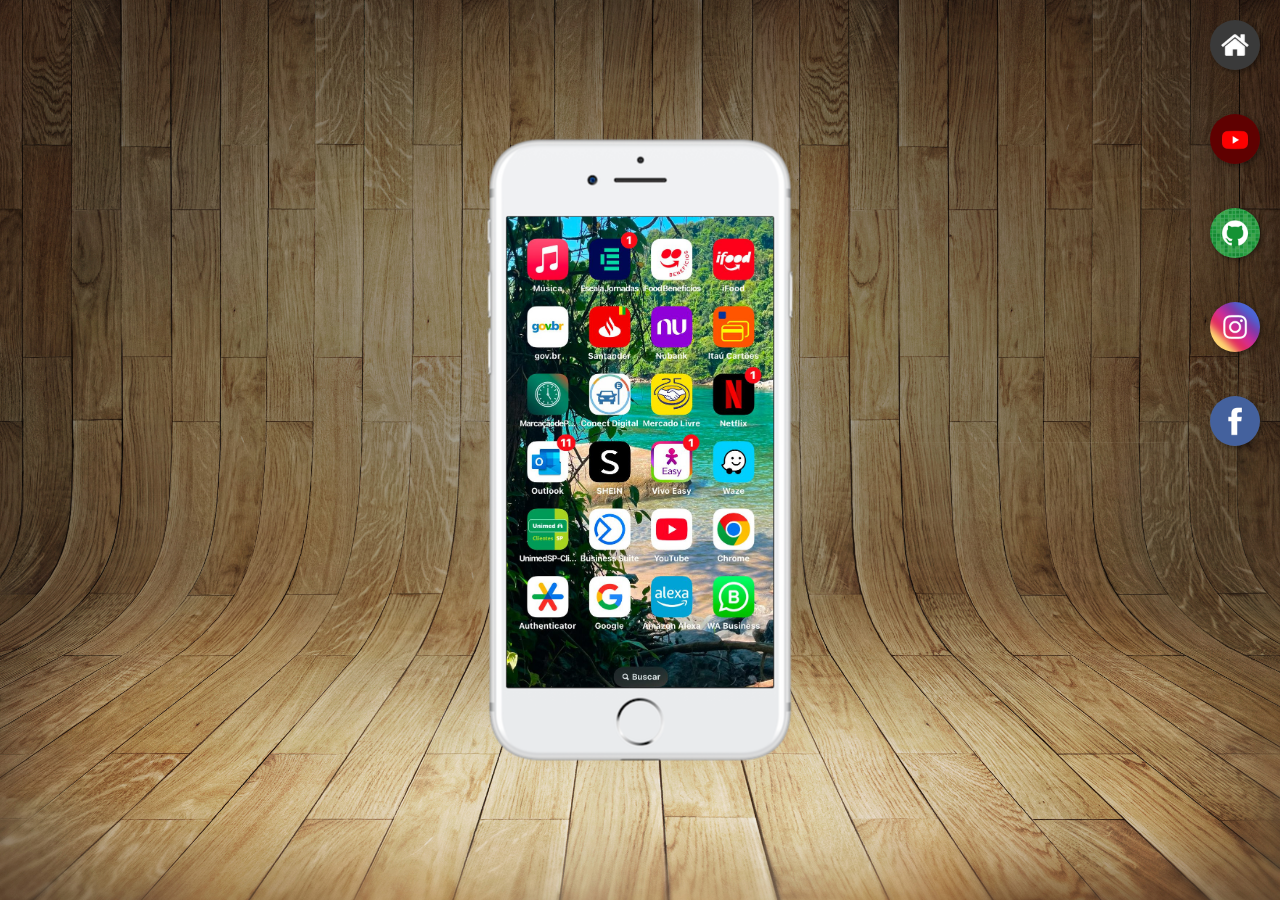
<file: index.html>
<!DOCTYPE html>
<html lang="pt-br">
<head>
    <meta charset="UTF-8">
    <meta name="viewport" content="width=device-width, initial-scale=1.0">
    <title>Projeto Redes Sociais</title>
    <link rel="shortcut icon" href="favicon.ico" type="image/x-icon">
    <link rel="stylesheet" href="style.css">
</head>
<body>
    <main>
        <section id="telefone">
            <iframe src="home.html" name="tela" id="tela" frameborder="0">
            Navegador não é compatível com isso.
        </iframe>

        </section>
        <section id="redes-sociais">
            <a href="home.html" target="tela"><img src="imagens/logo-home.jpg" alt="home"></a><br>

            <a href="youtube.html" target="tela"><img src="imagens/logo-youtube.jpg" alt="YouTube"></a><br>

            <a href="github.html" target="tela"><img src="imagens/logo-github.jpg" alt="GitHub"></a><br>

            <a href="instagram.html" target="tela"><img src="imagens/logo-instagram.jpg" alt="instagram"></a><br>

            <a href="facebook.html" target="tela"><img src="imagens/logo-facebook.jpg" alt="facebook"></a>

        </section>
    </main>
</body>
</html>
</file>
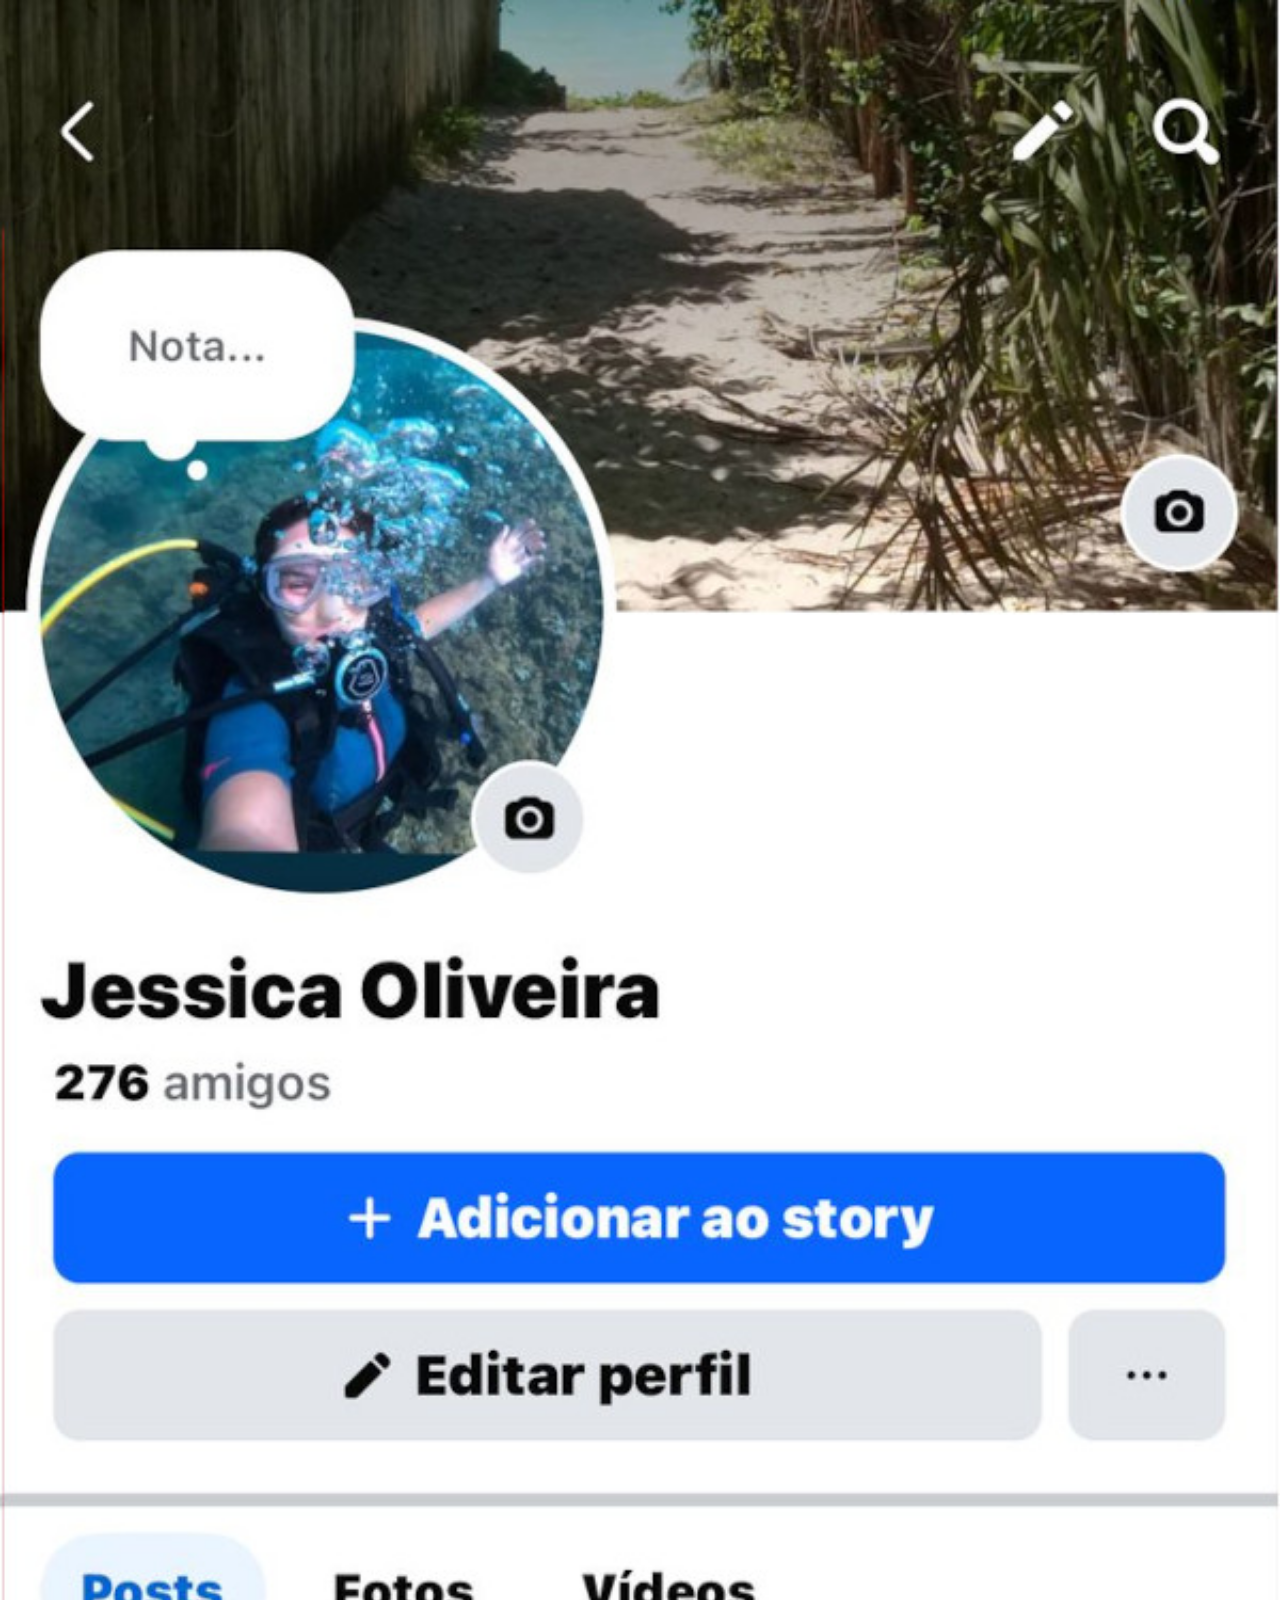
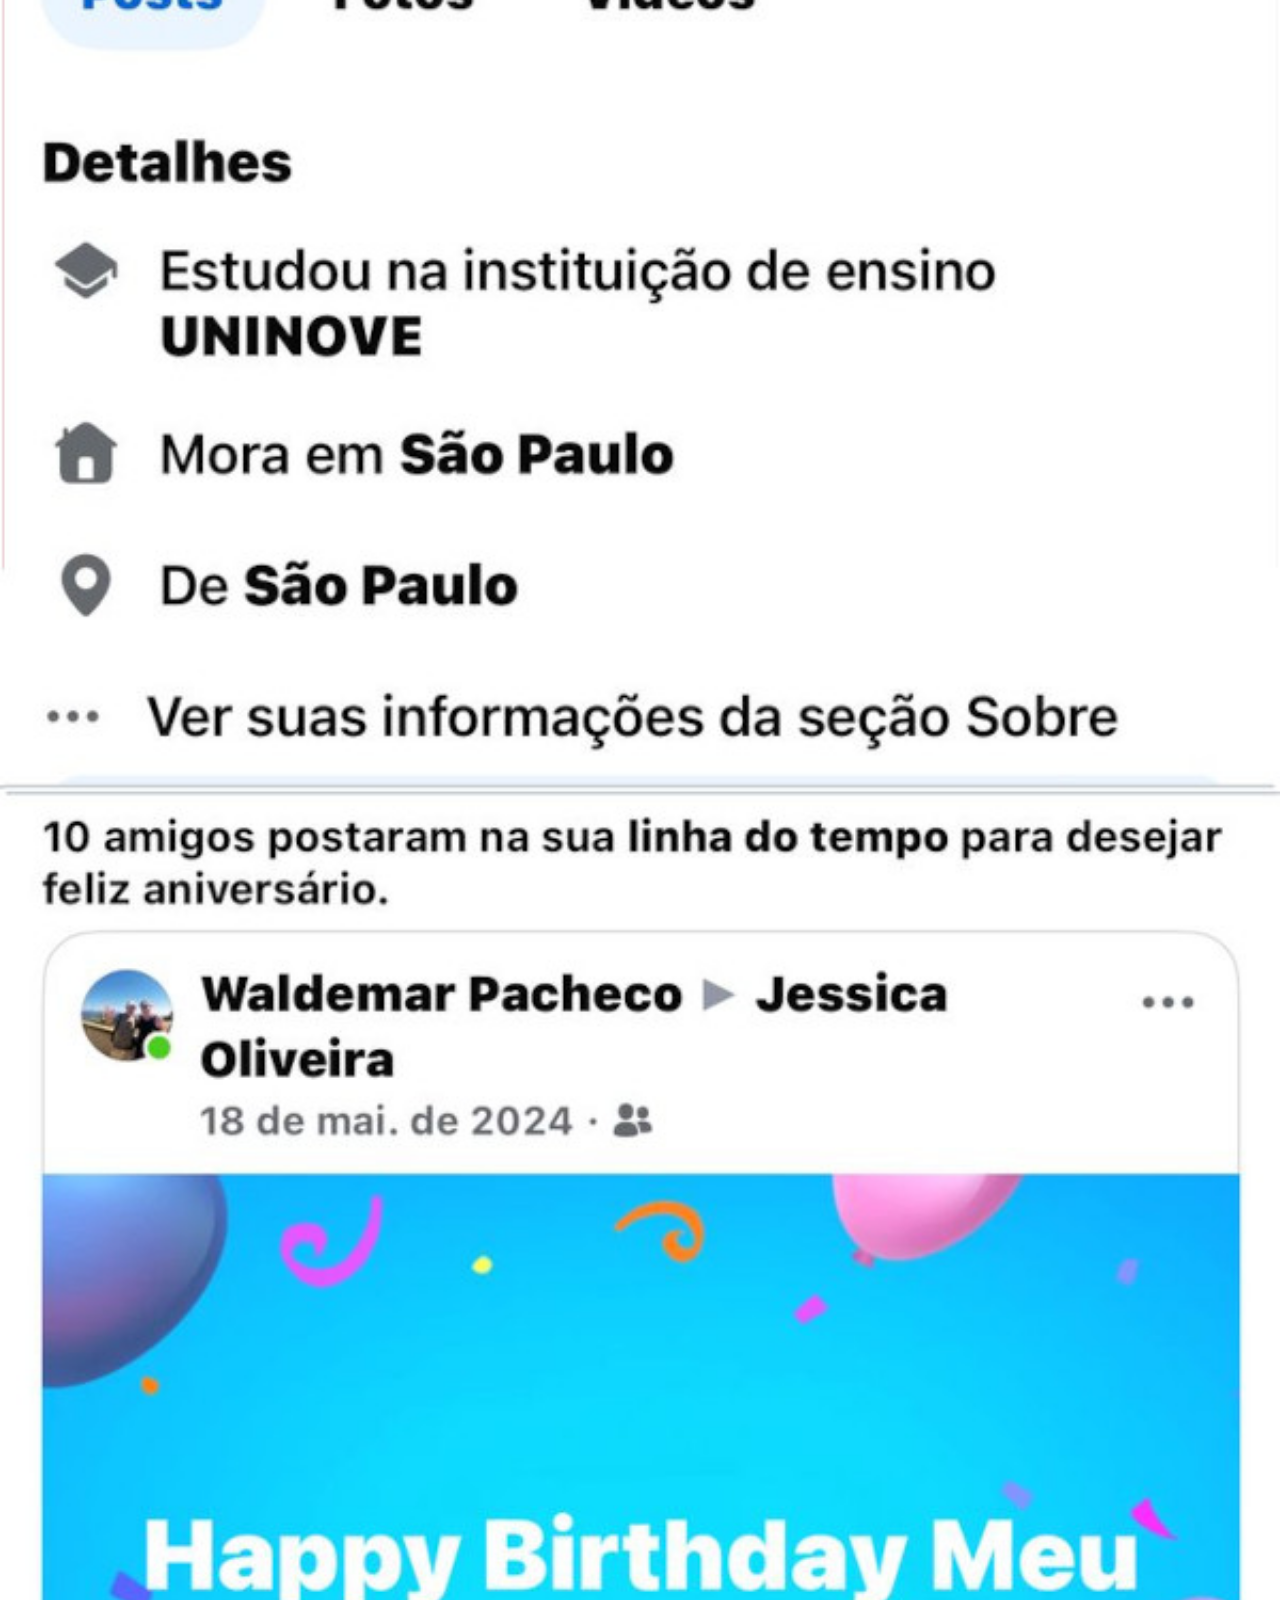
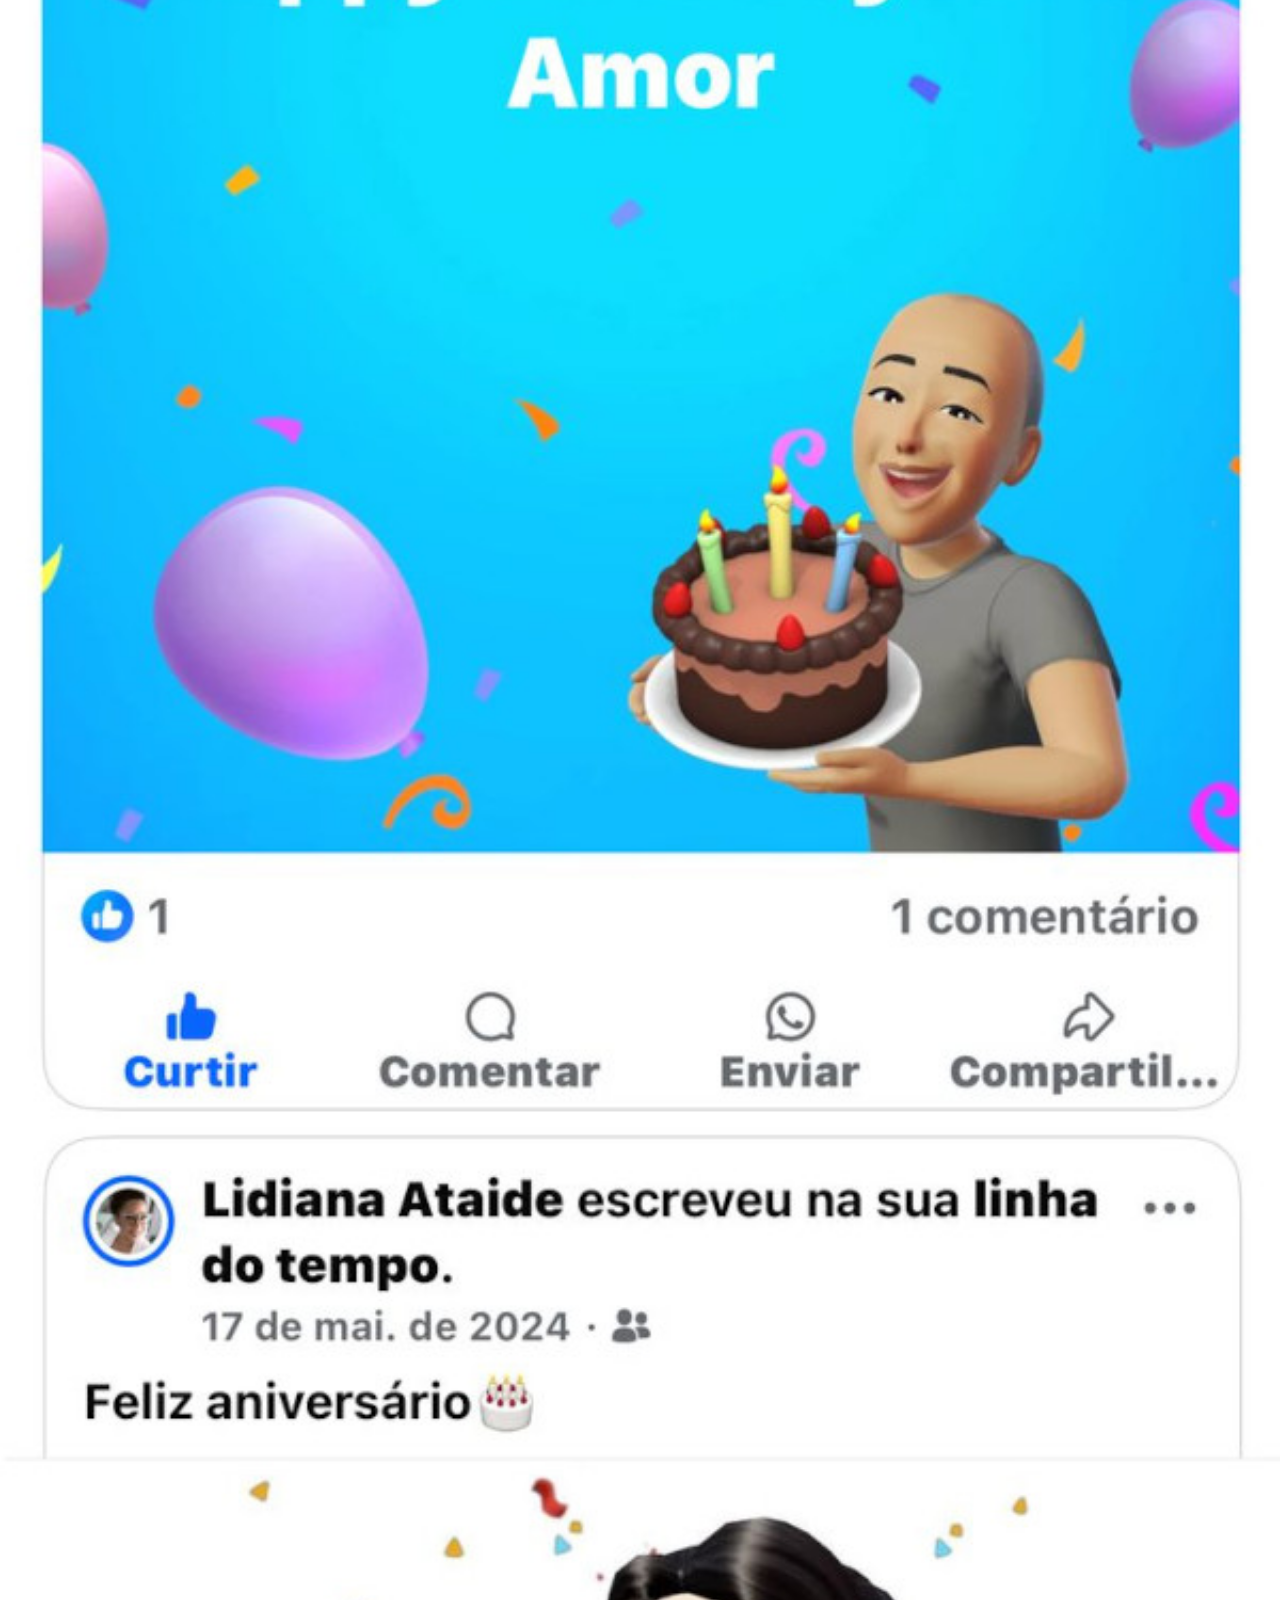
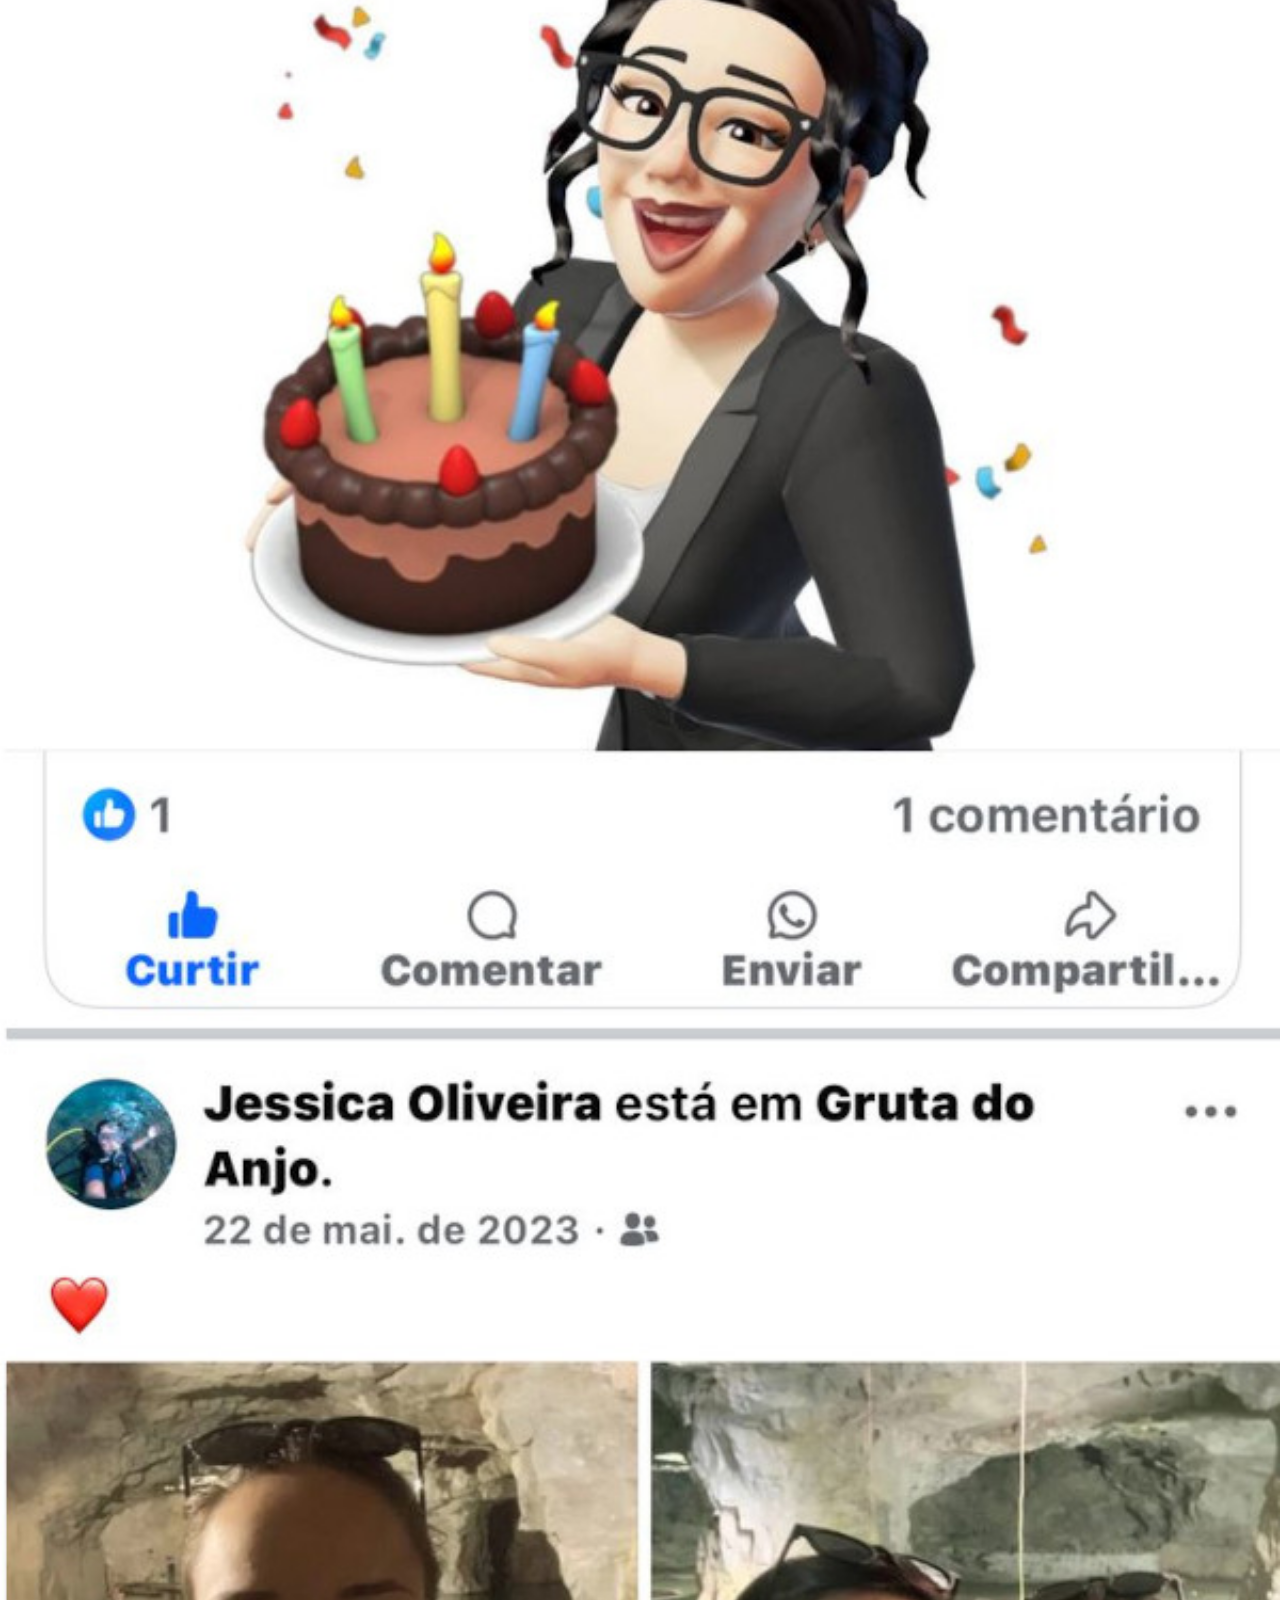
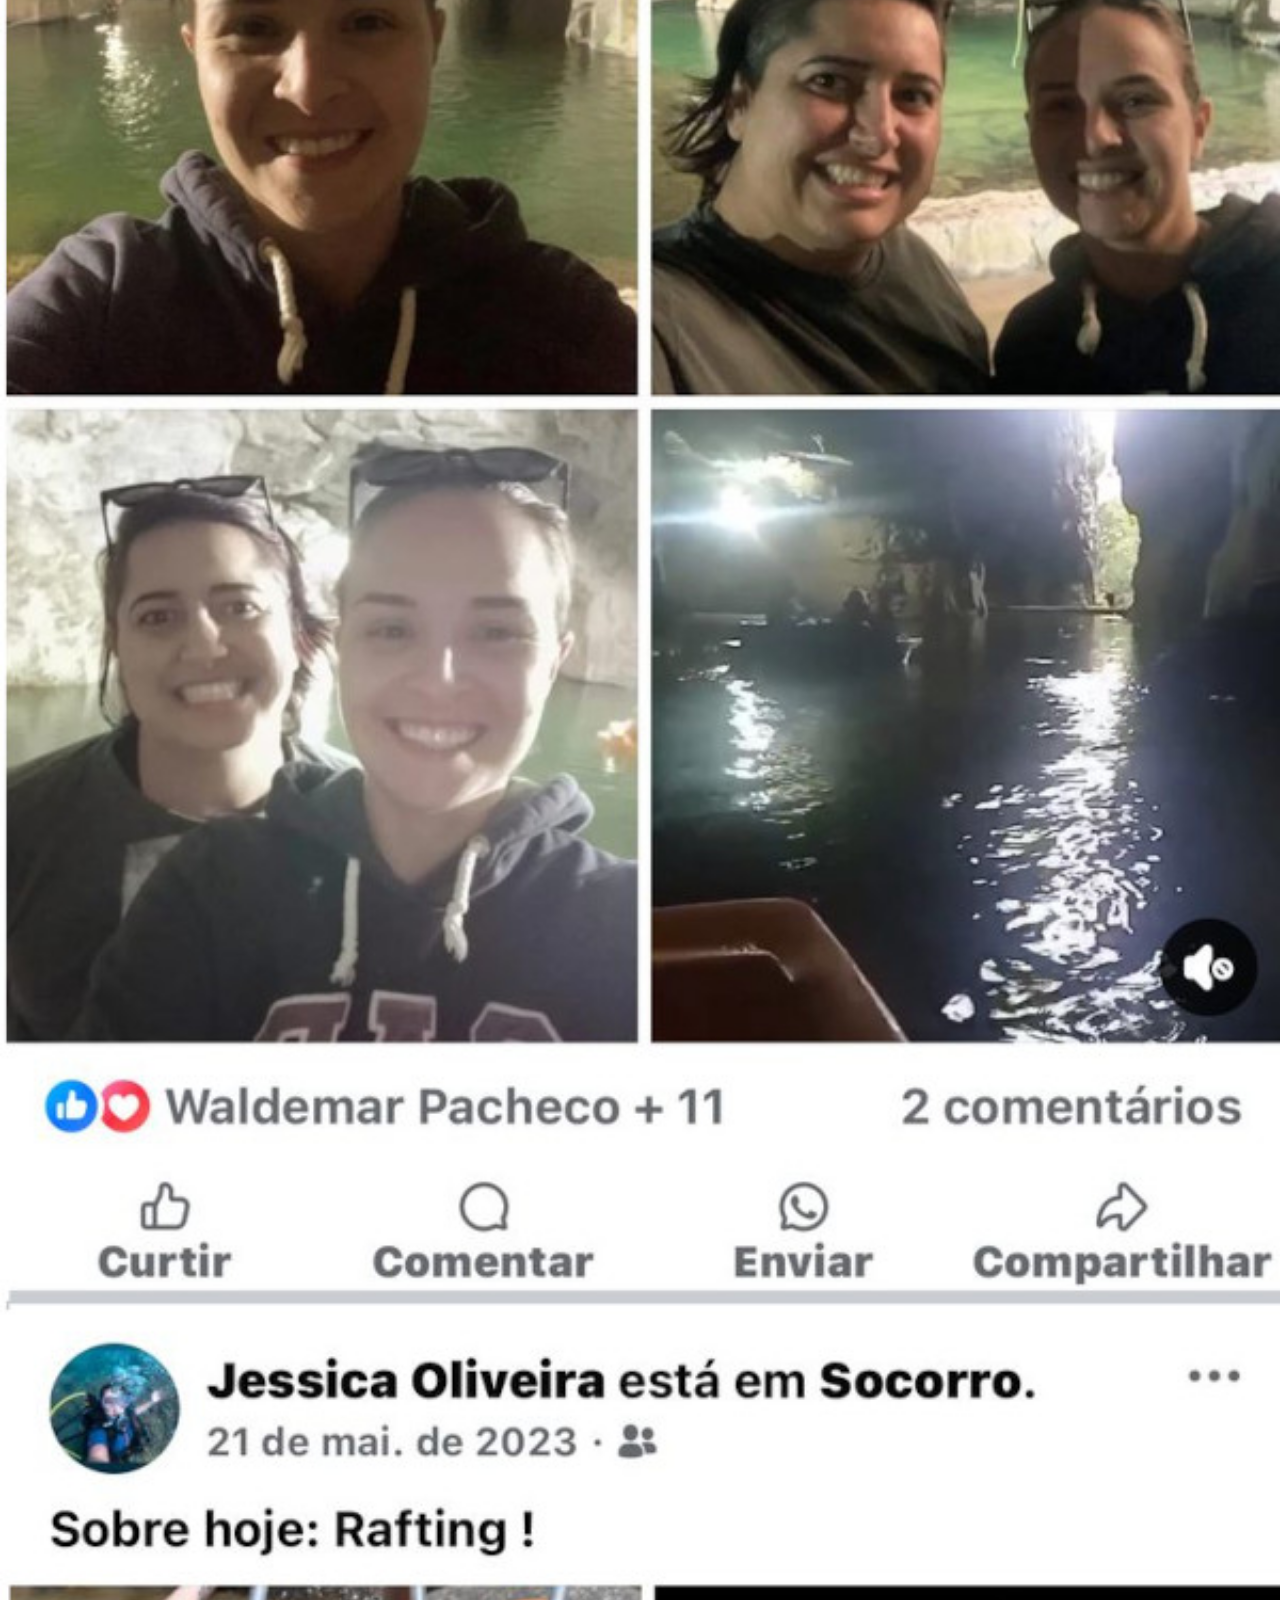
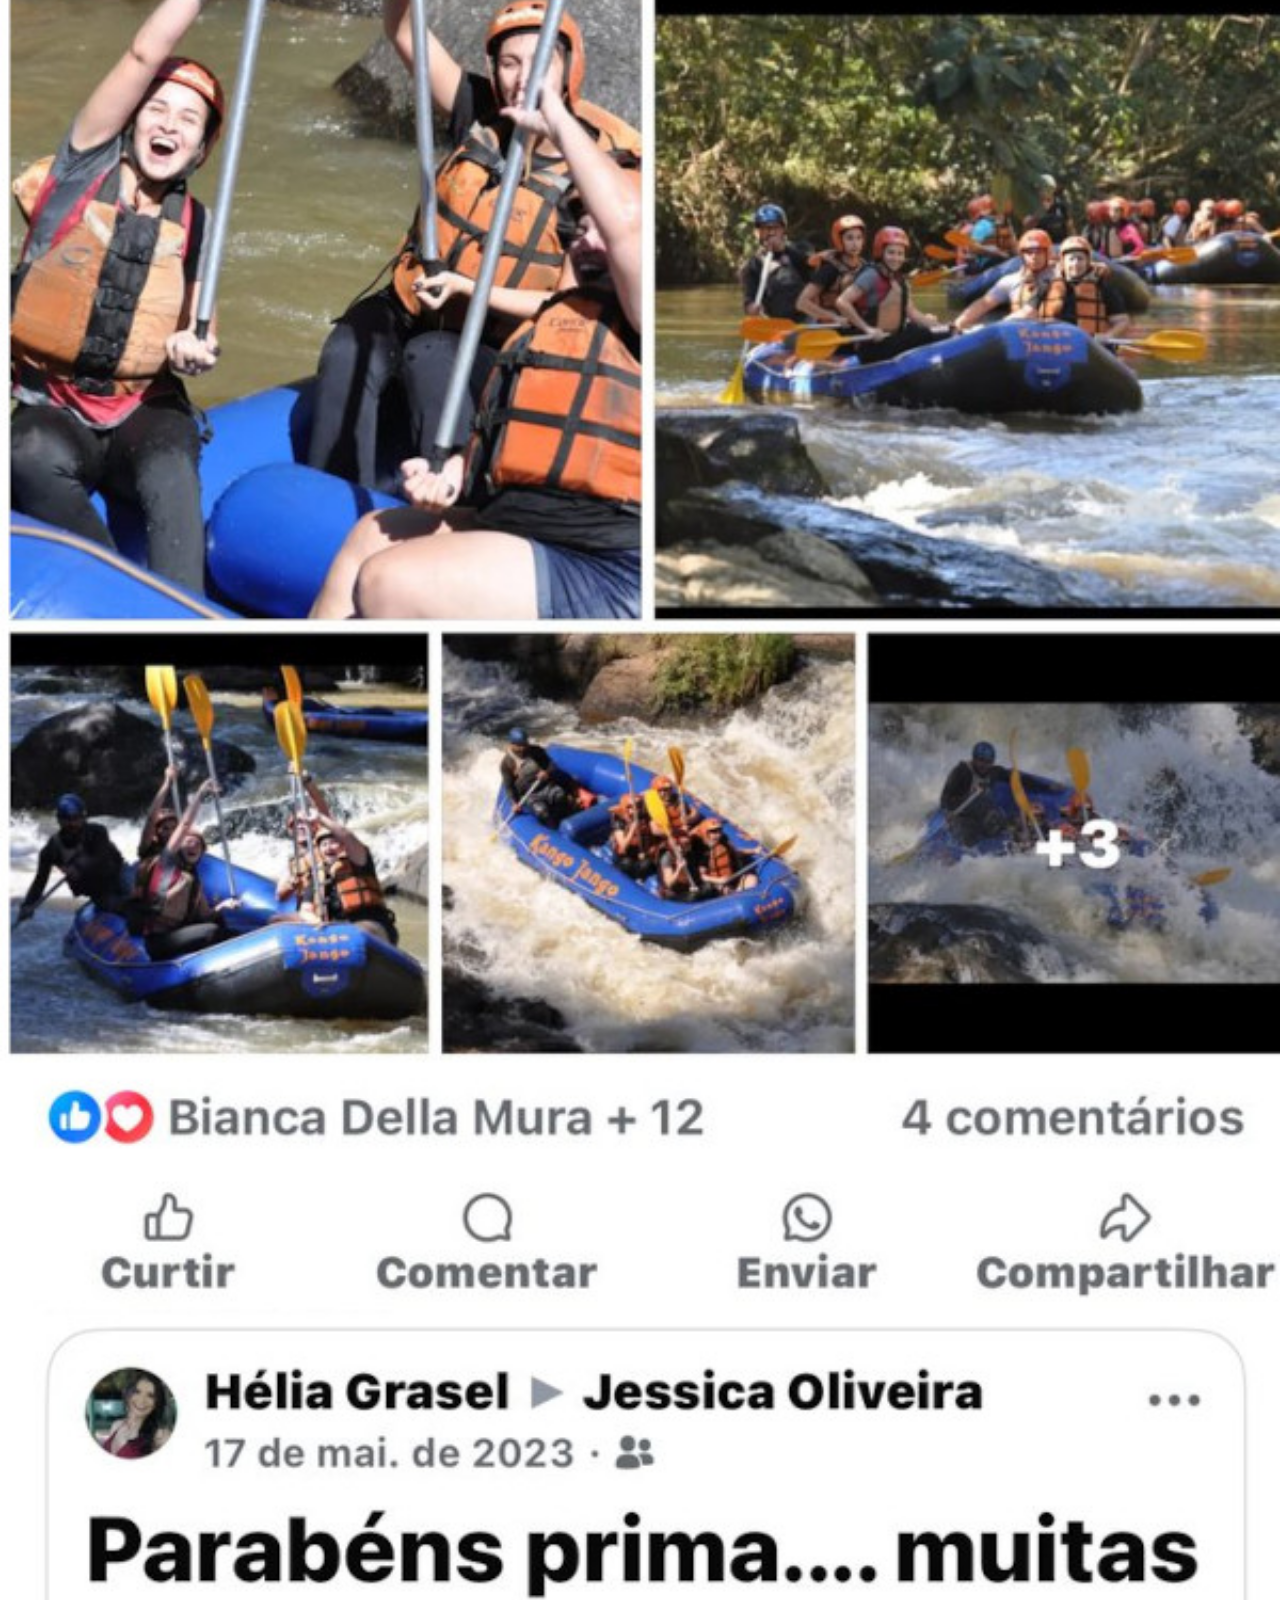
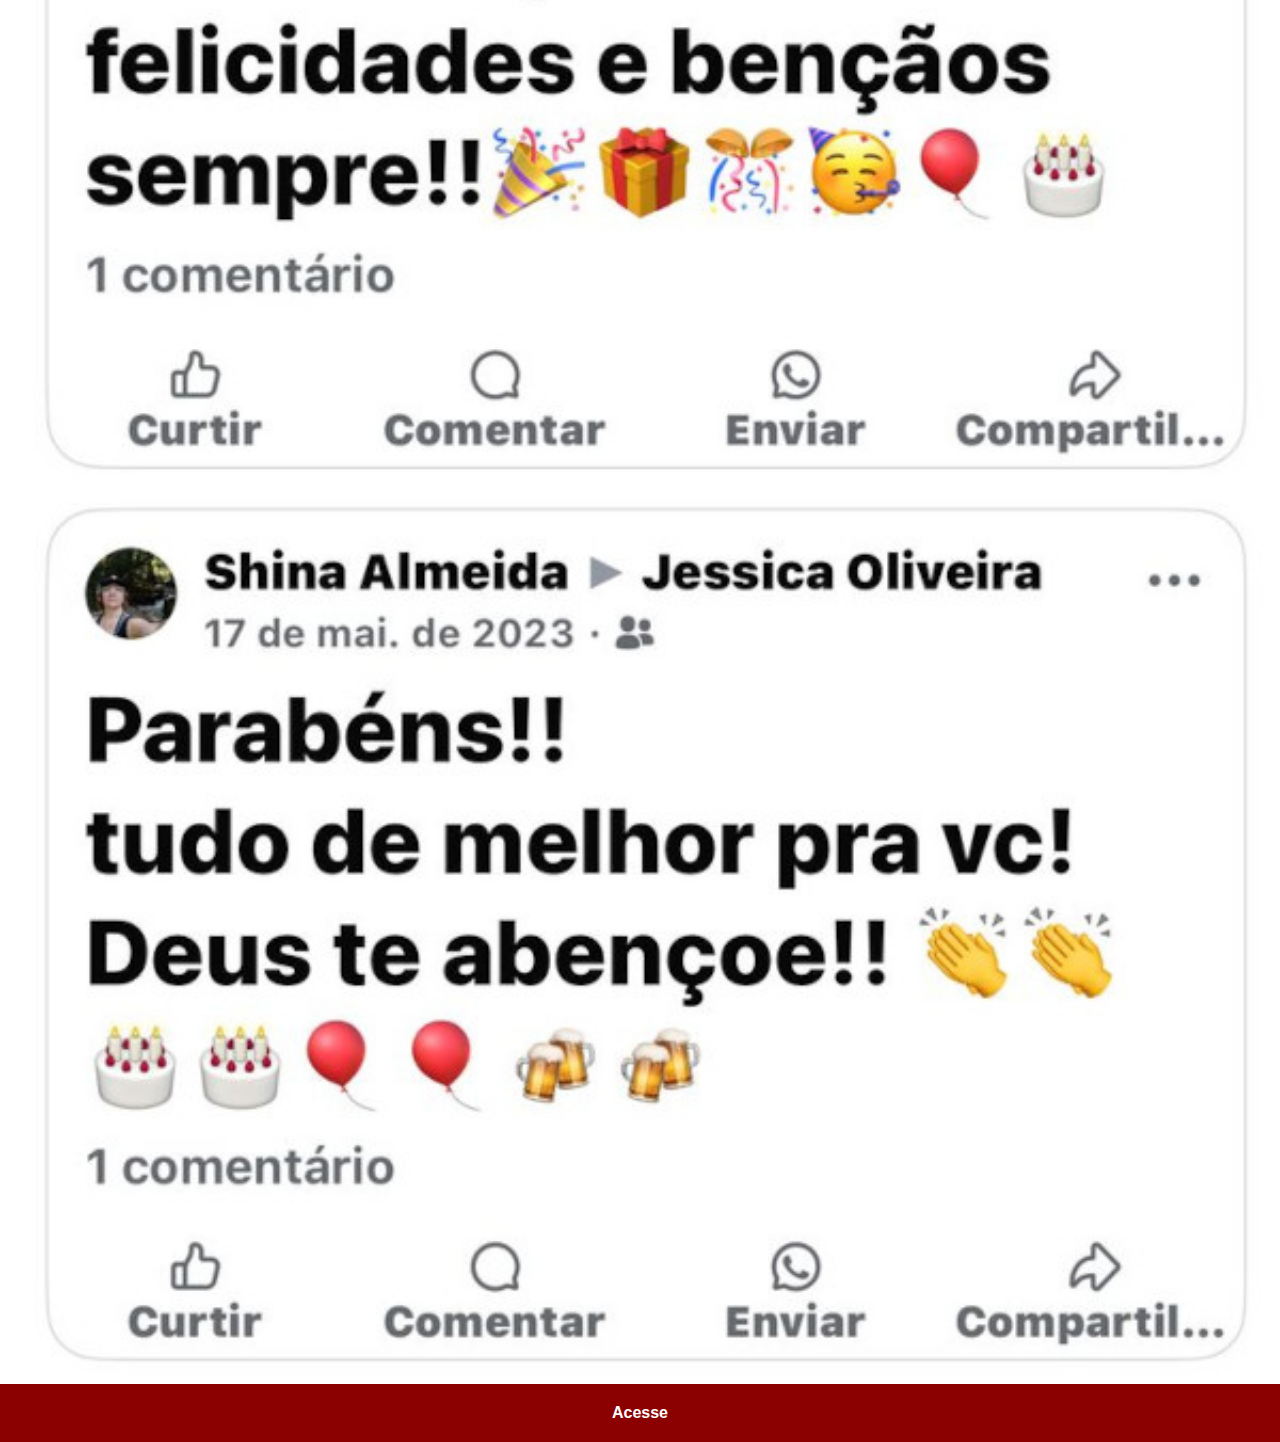
<file: facebook.html>
<!DOCTYPE html>
<html lang="pt-br">
<head>
    <meta charset="UTF-8">
    <meta name="viewport" content="width=device-width, initial-scale=1.0">
    <title>Facebook</title>
    <link rel="stylesheet" href="style/social.css">
</head>
<body>
    <img src="imagens/minha-tela-facebook.jpg" alt="Facebook">
    <a href="https://www.facebook.com/jessica.santosdeoliveira.509" target="_blank">Acesse</a>
</body>
</html>
</file>
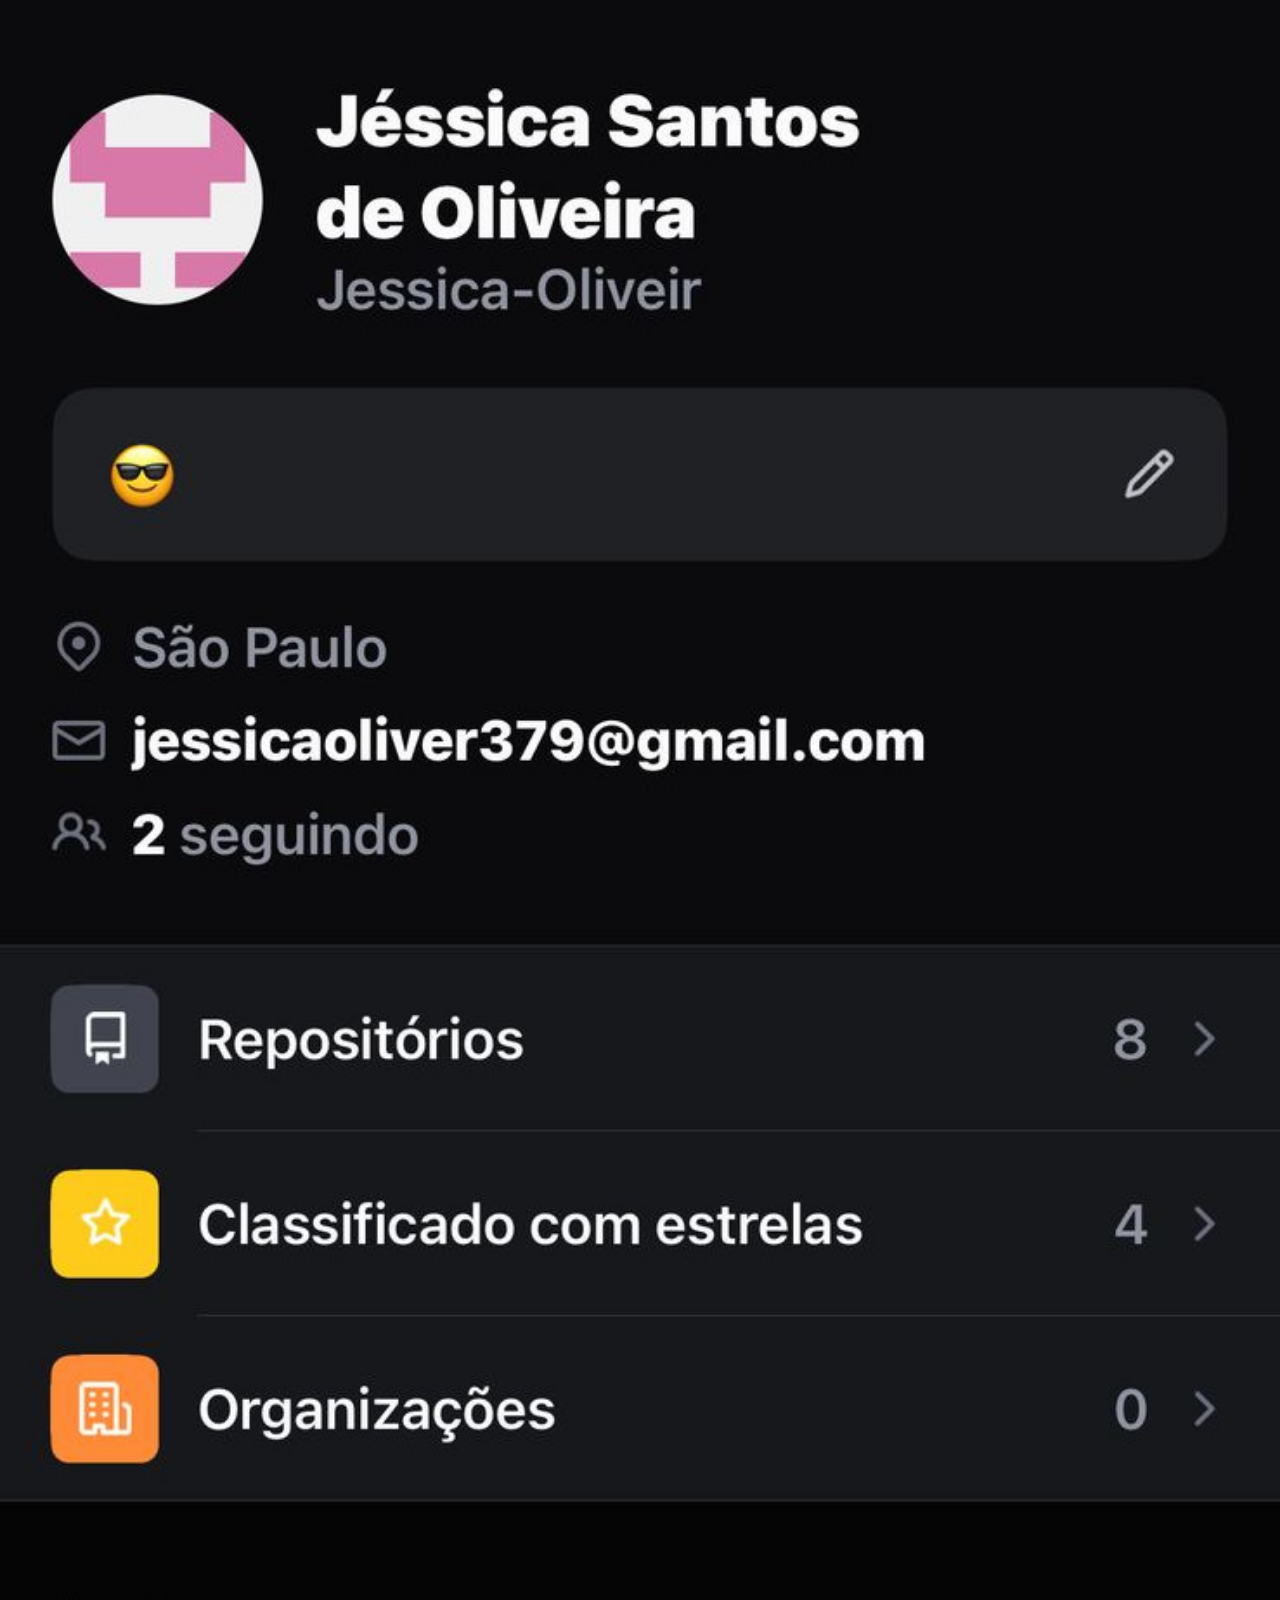
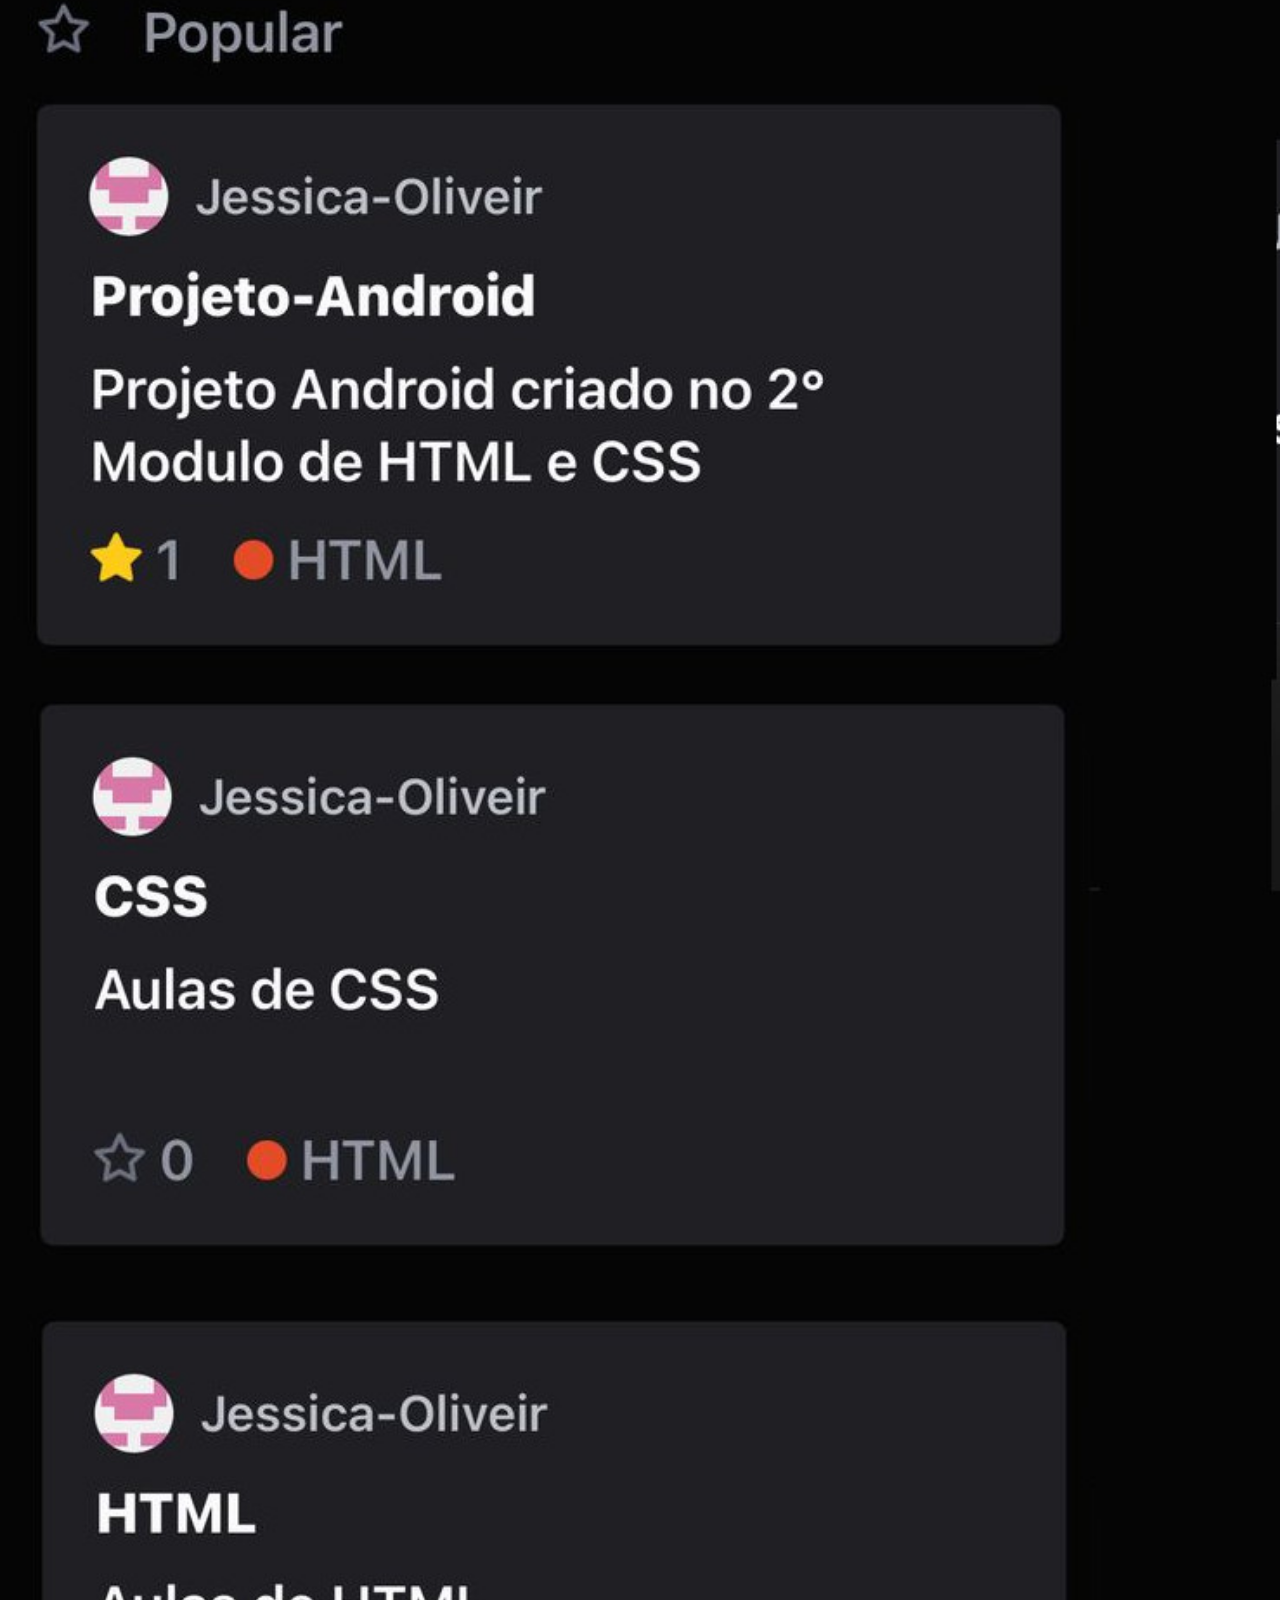
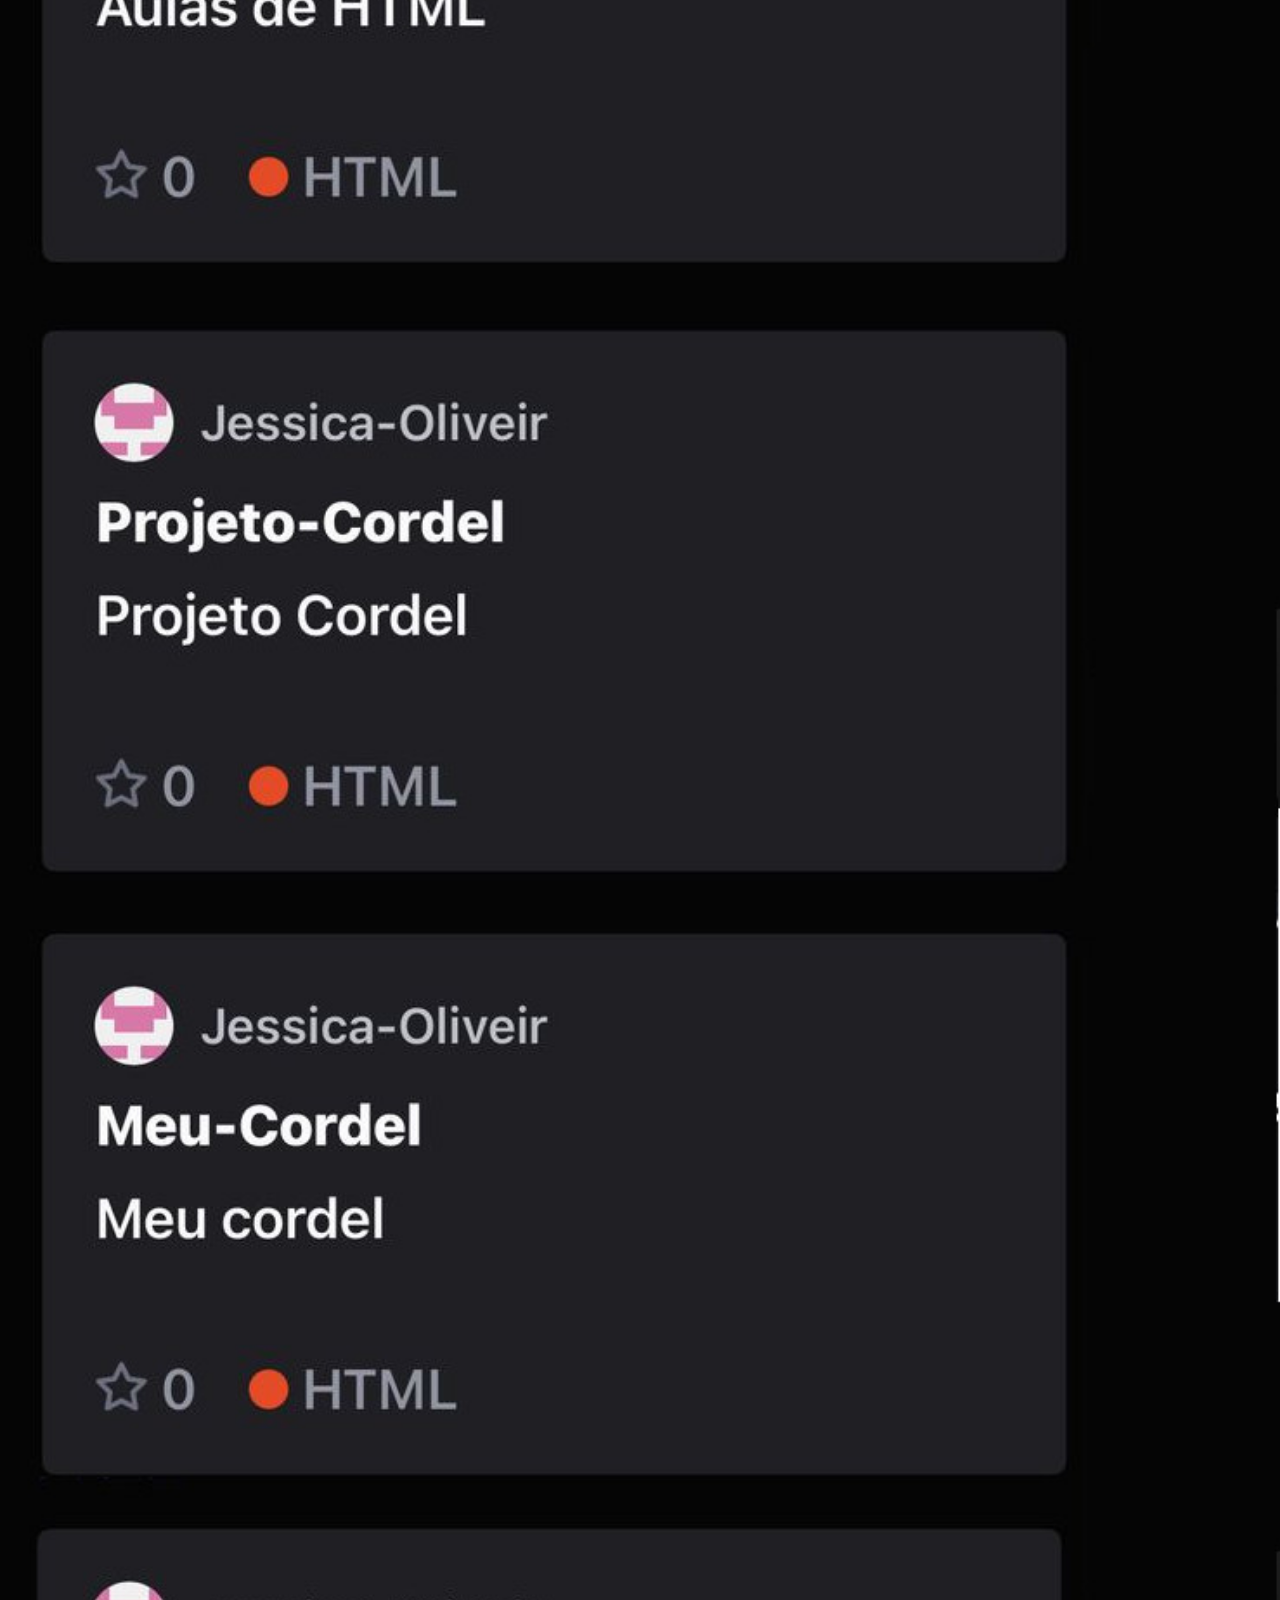
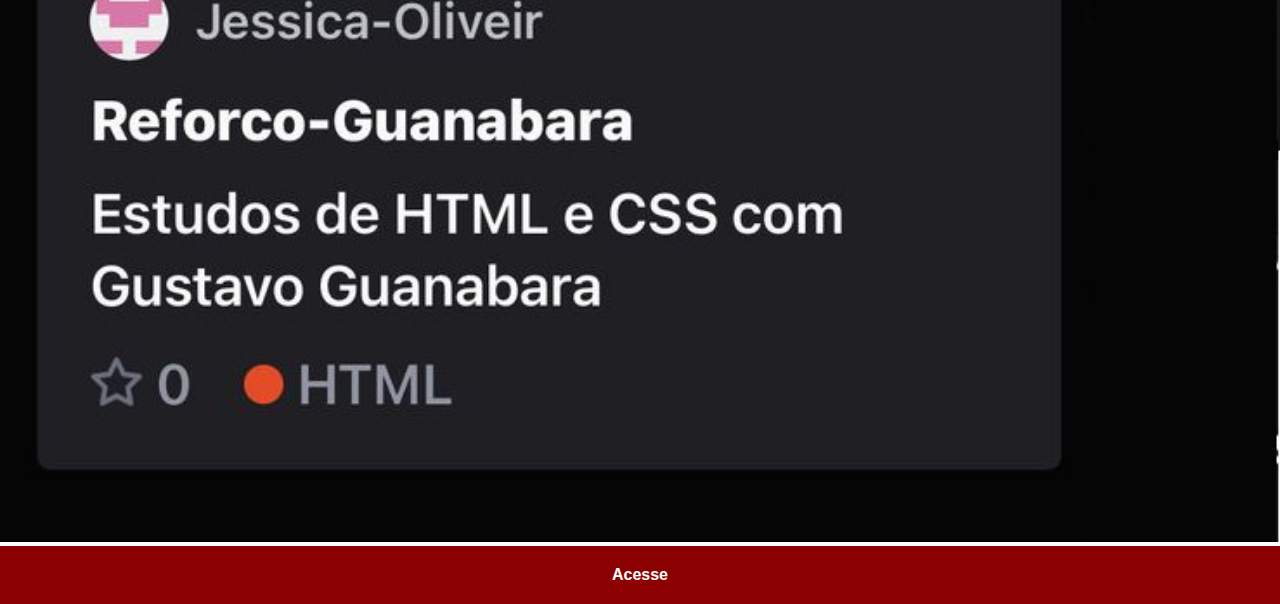
<file: github.html>
<!DOCTYPE html>
<html lang="pt-br">
<head>
    <meta charset="UTF-8">
    <meta name="viewport" content="width=device-width, initial-scale=1.0">
    <title>GitHub</title>
    <link rel="stylesheet" href="style/social.css">
</head>
<body>
    <img src="imagens/minha-tela-github.jpg" alt="Tela GitHub">
    <a href="https://github.com/Jessica-Oliveir" target="_blank">Acesse</a>
</body>
</html>
</file>
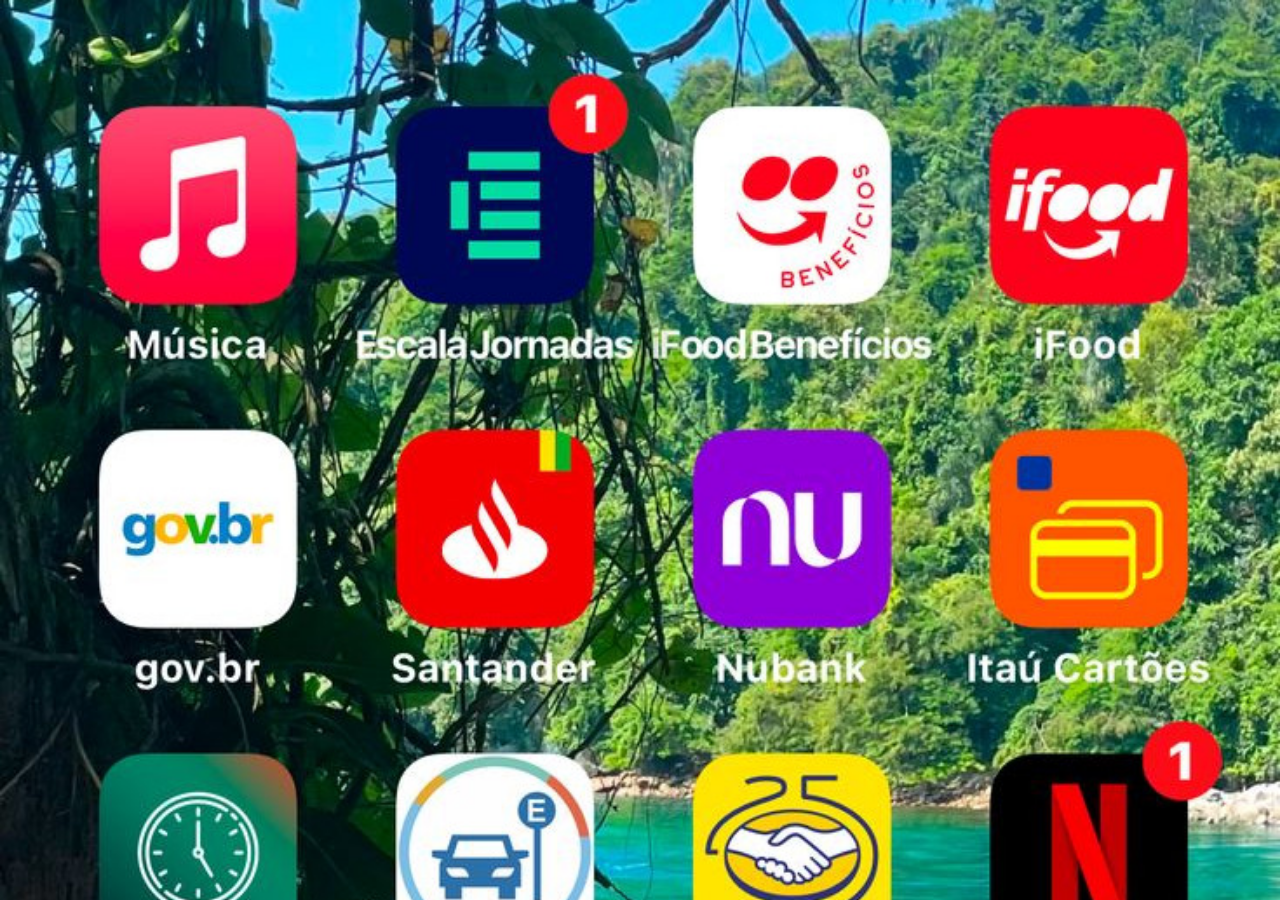
<file: home.html>
<!DOCTYPE html>
<html lang="pt-br">
<head>
    <meta charset="UTF-8">
    <meta name="viewport" content="width=device-width, initial-scale=1.0">
    <title>Home</title>
</head>
<style>
    *{
        margin: 0px;
        padding: 0px;
    }

    body{
        width: 100vw;
        height: 100vh;
        background: black url(imagens/minha-home.jpg) no-repeat top center;
        background-size: cover;
    }
</style>
<body>
    
</body>
</html>
</file>
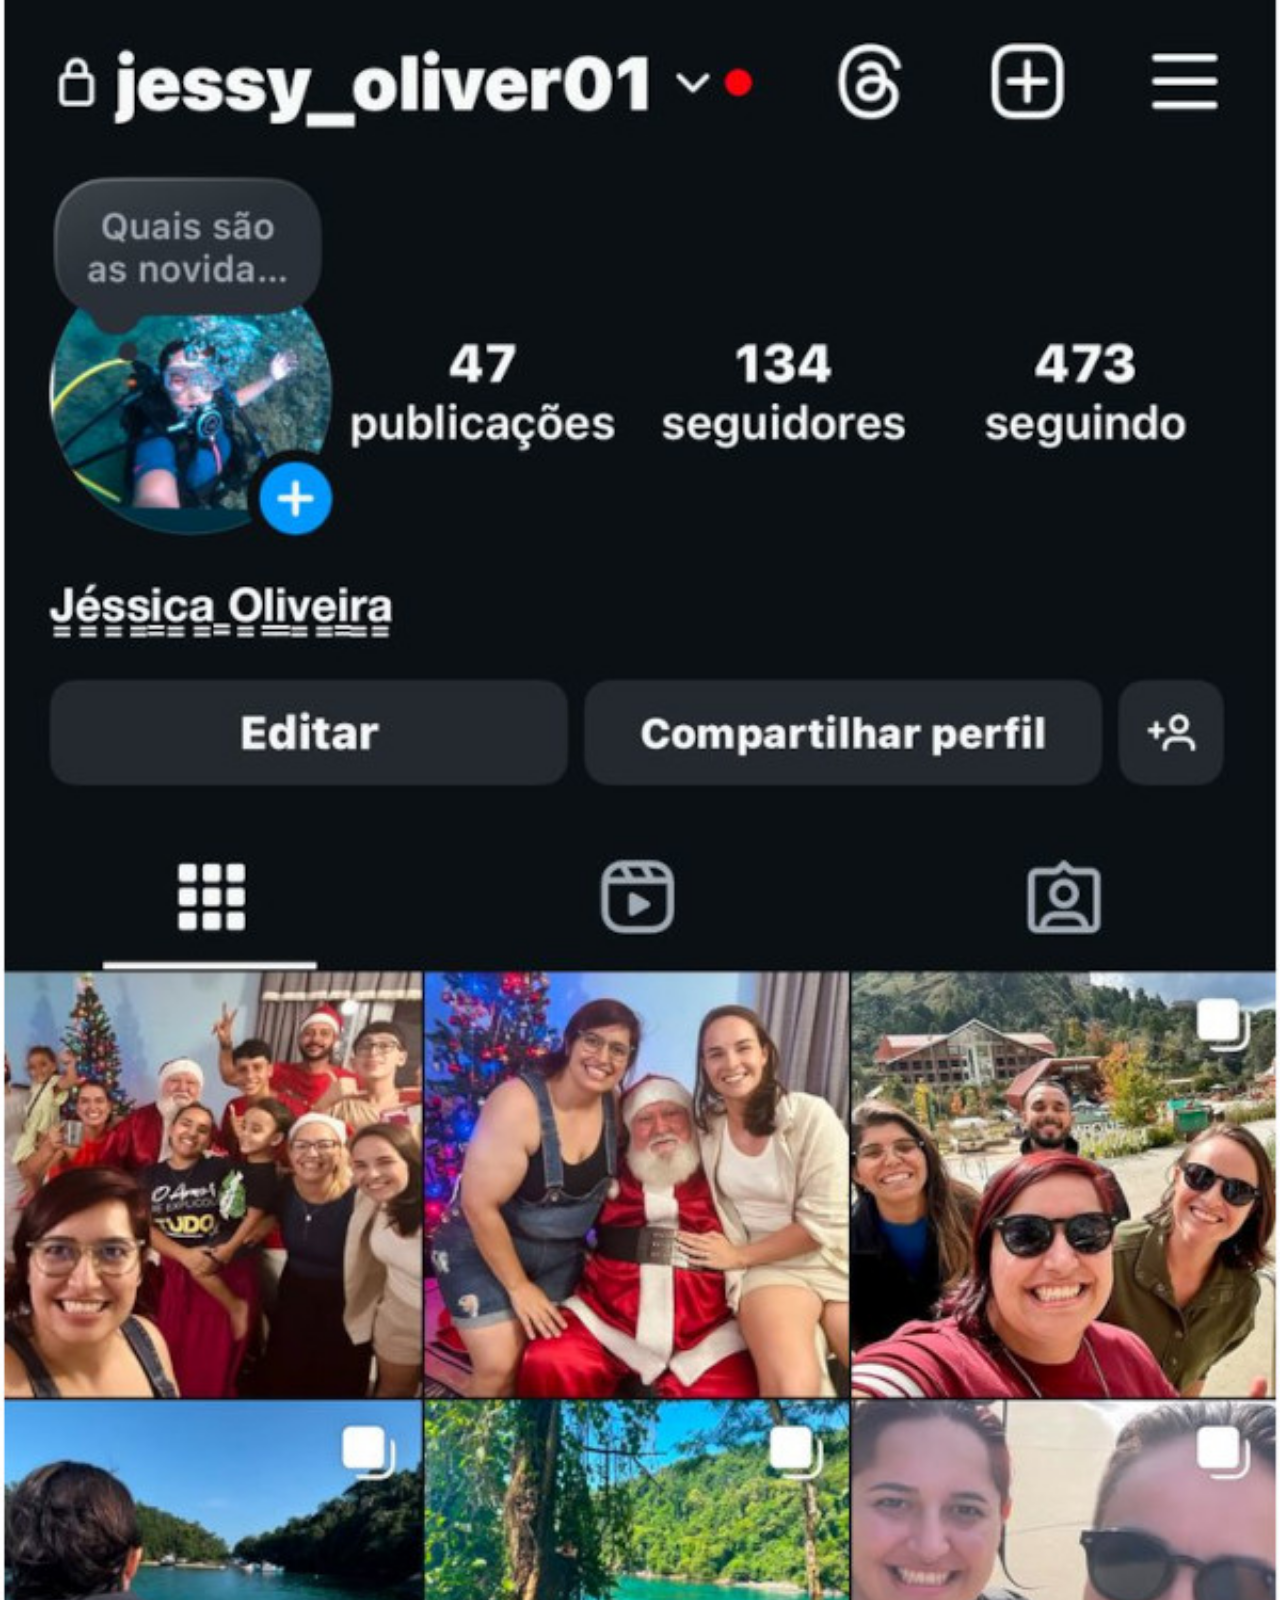
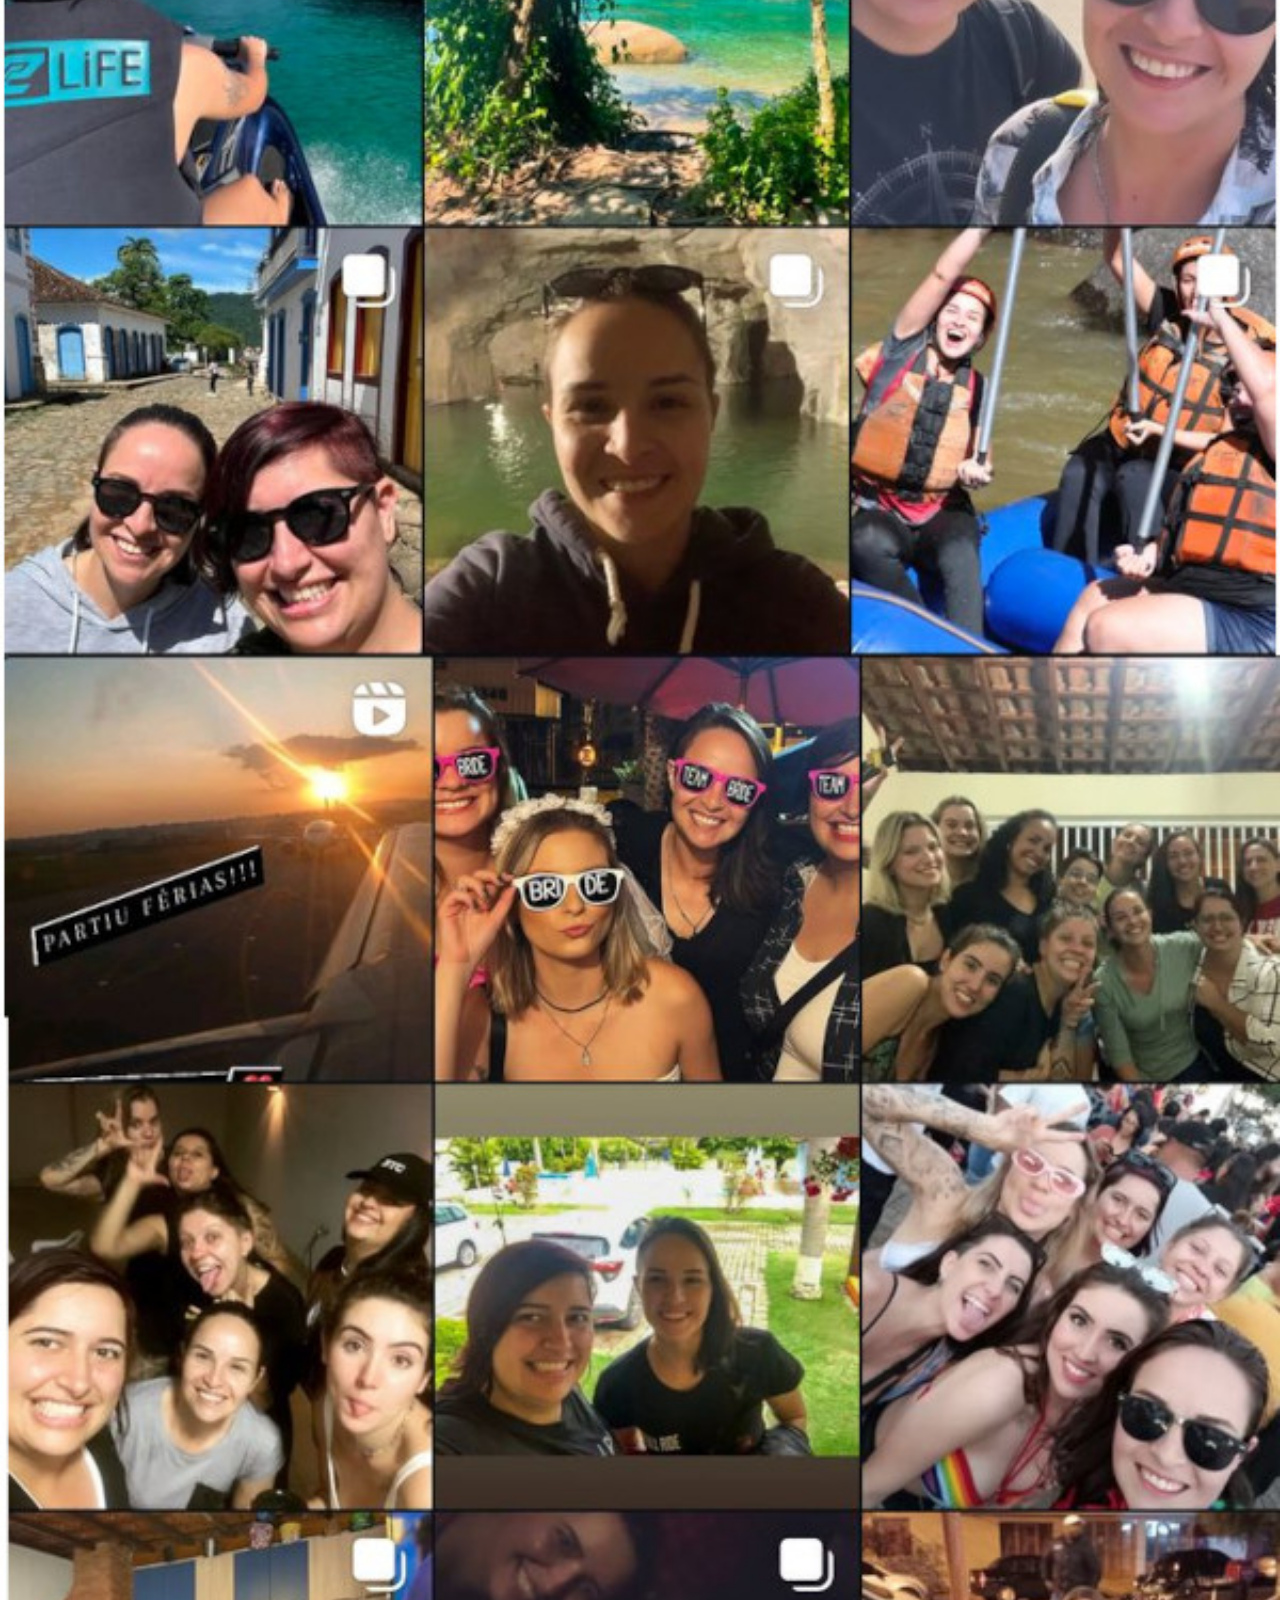
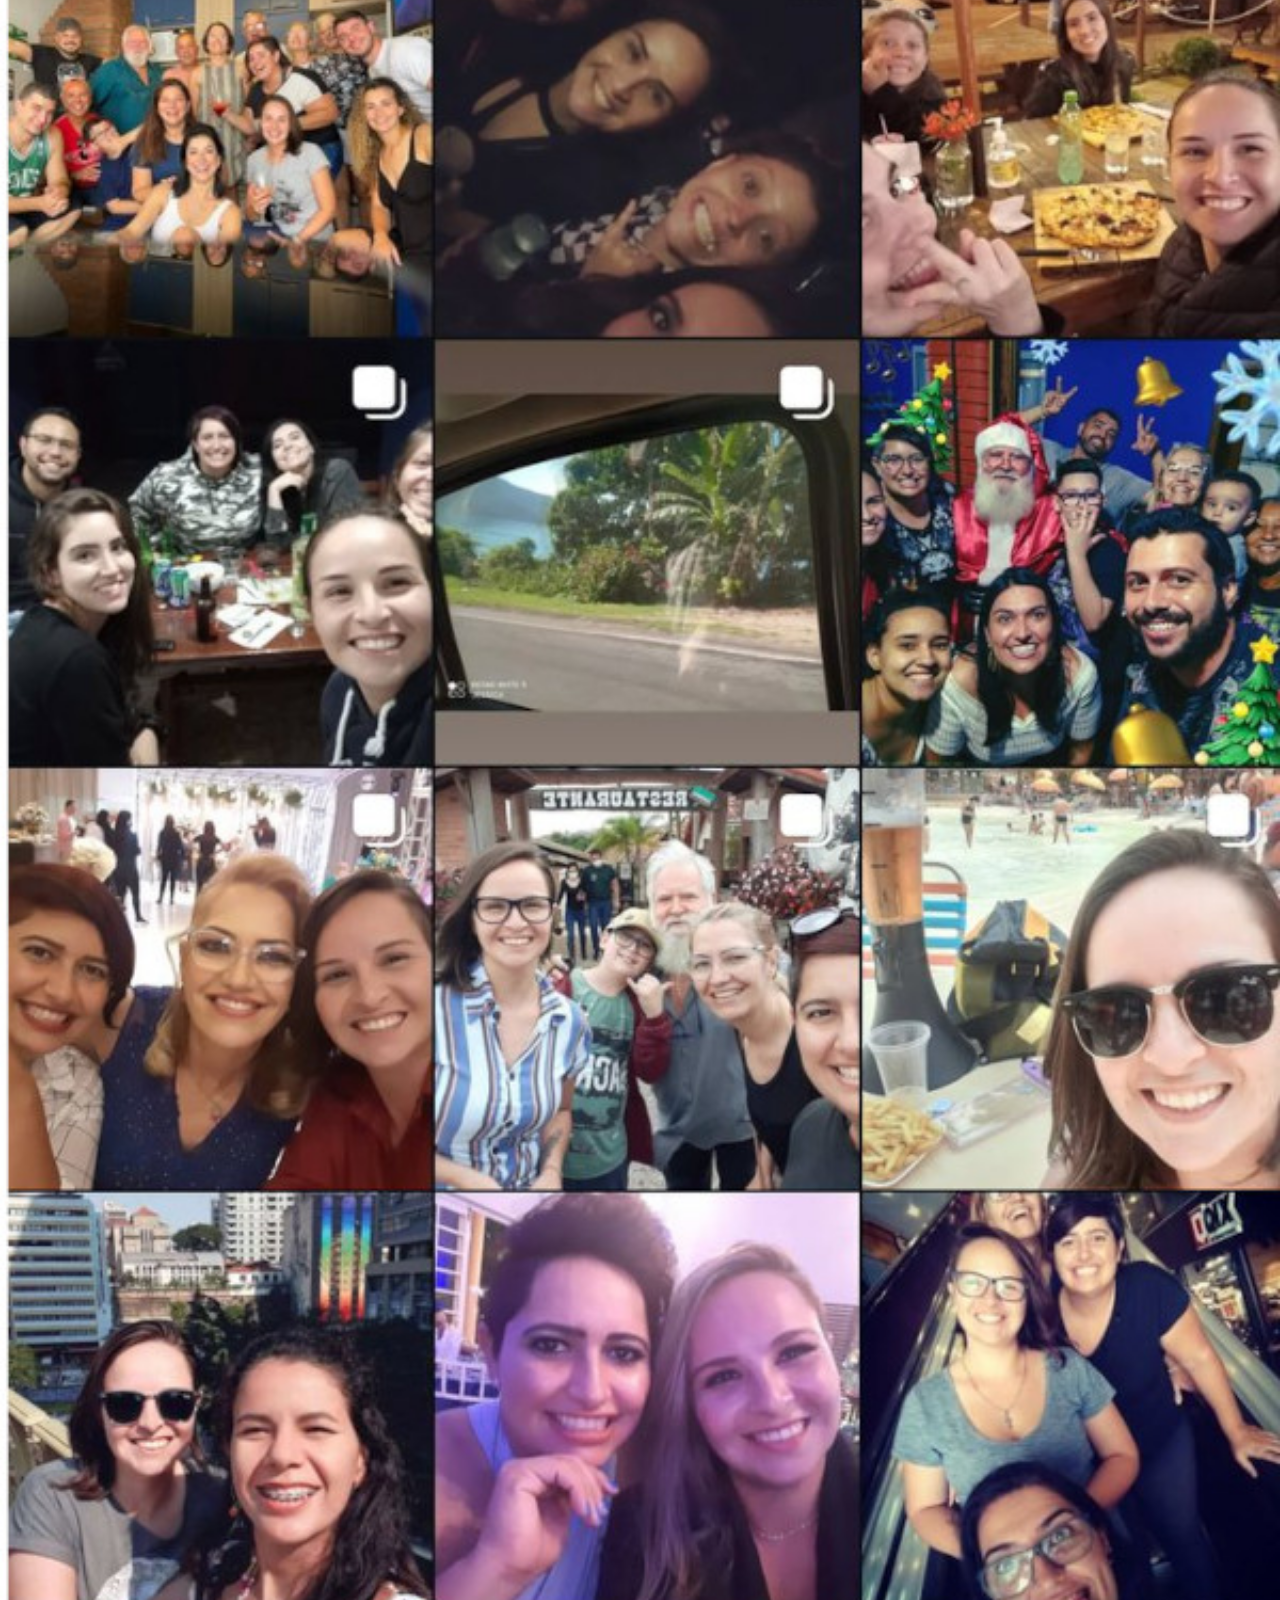
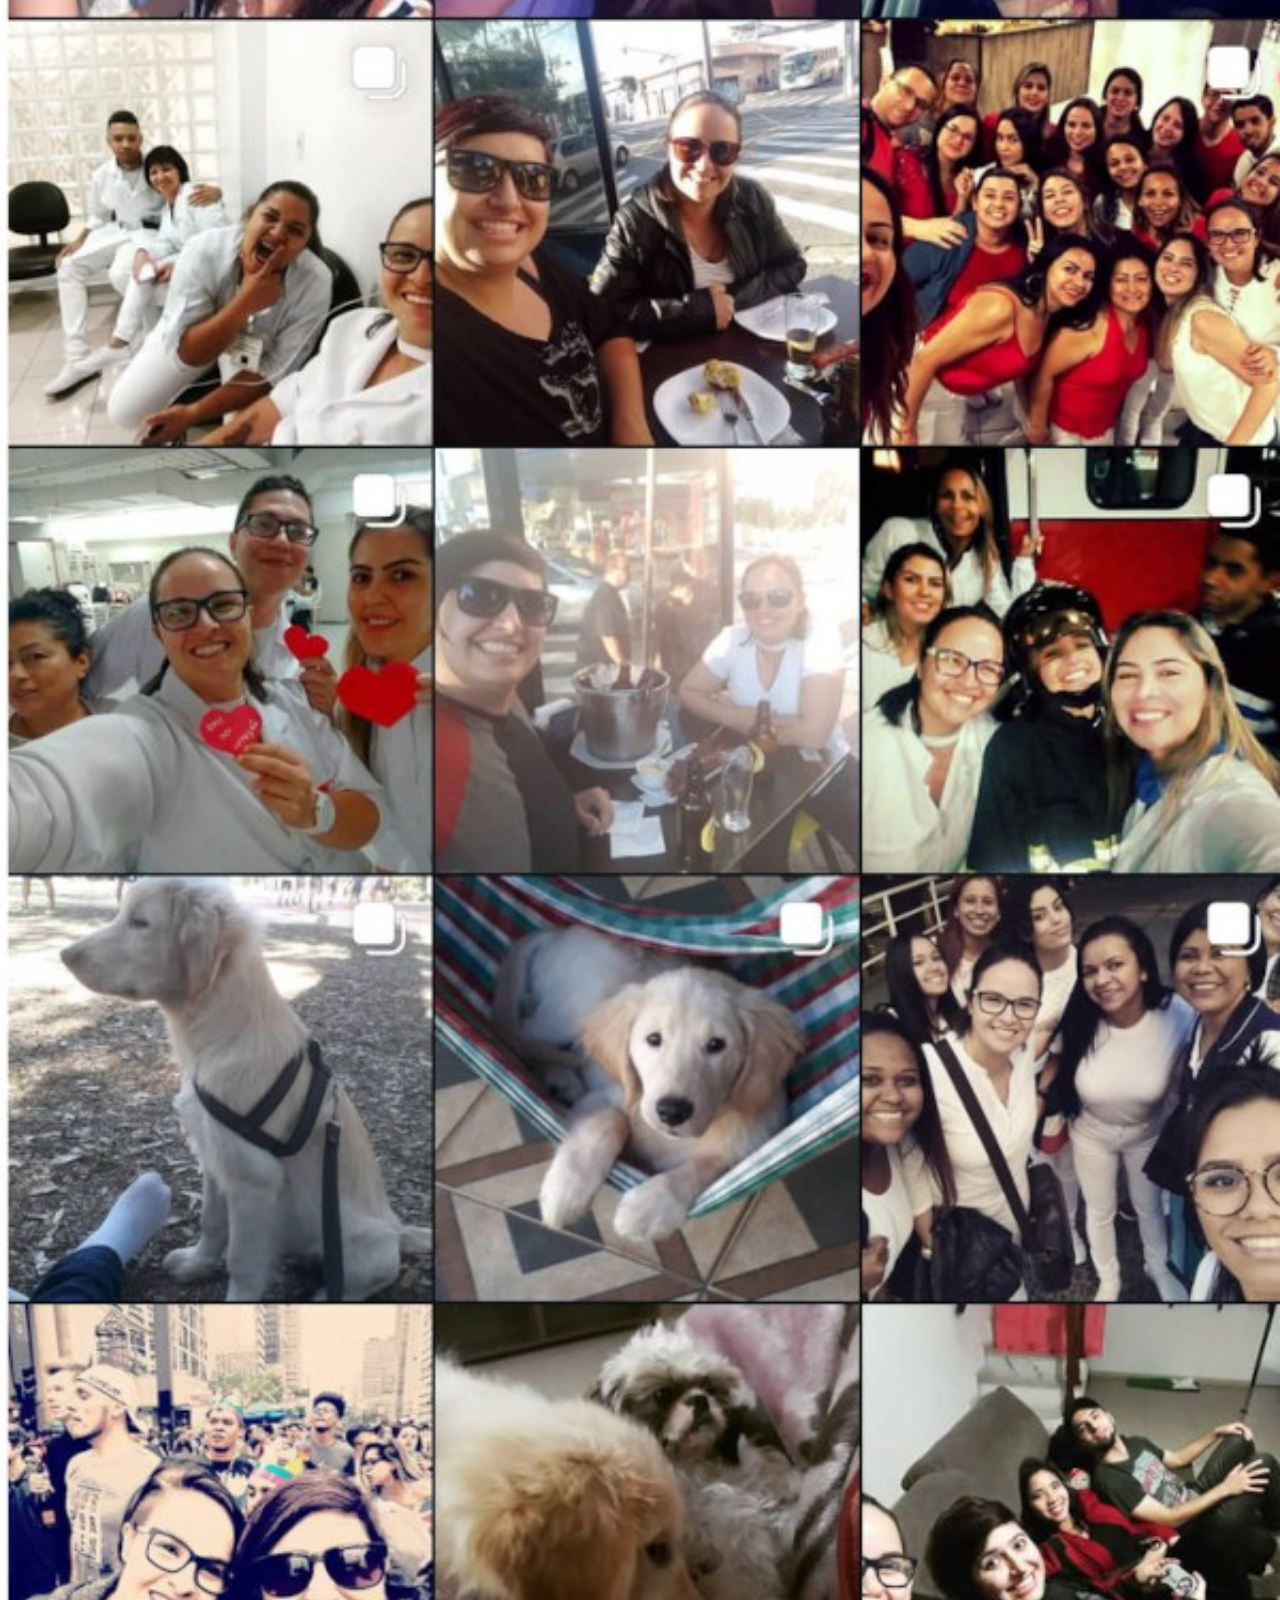
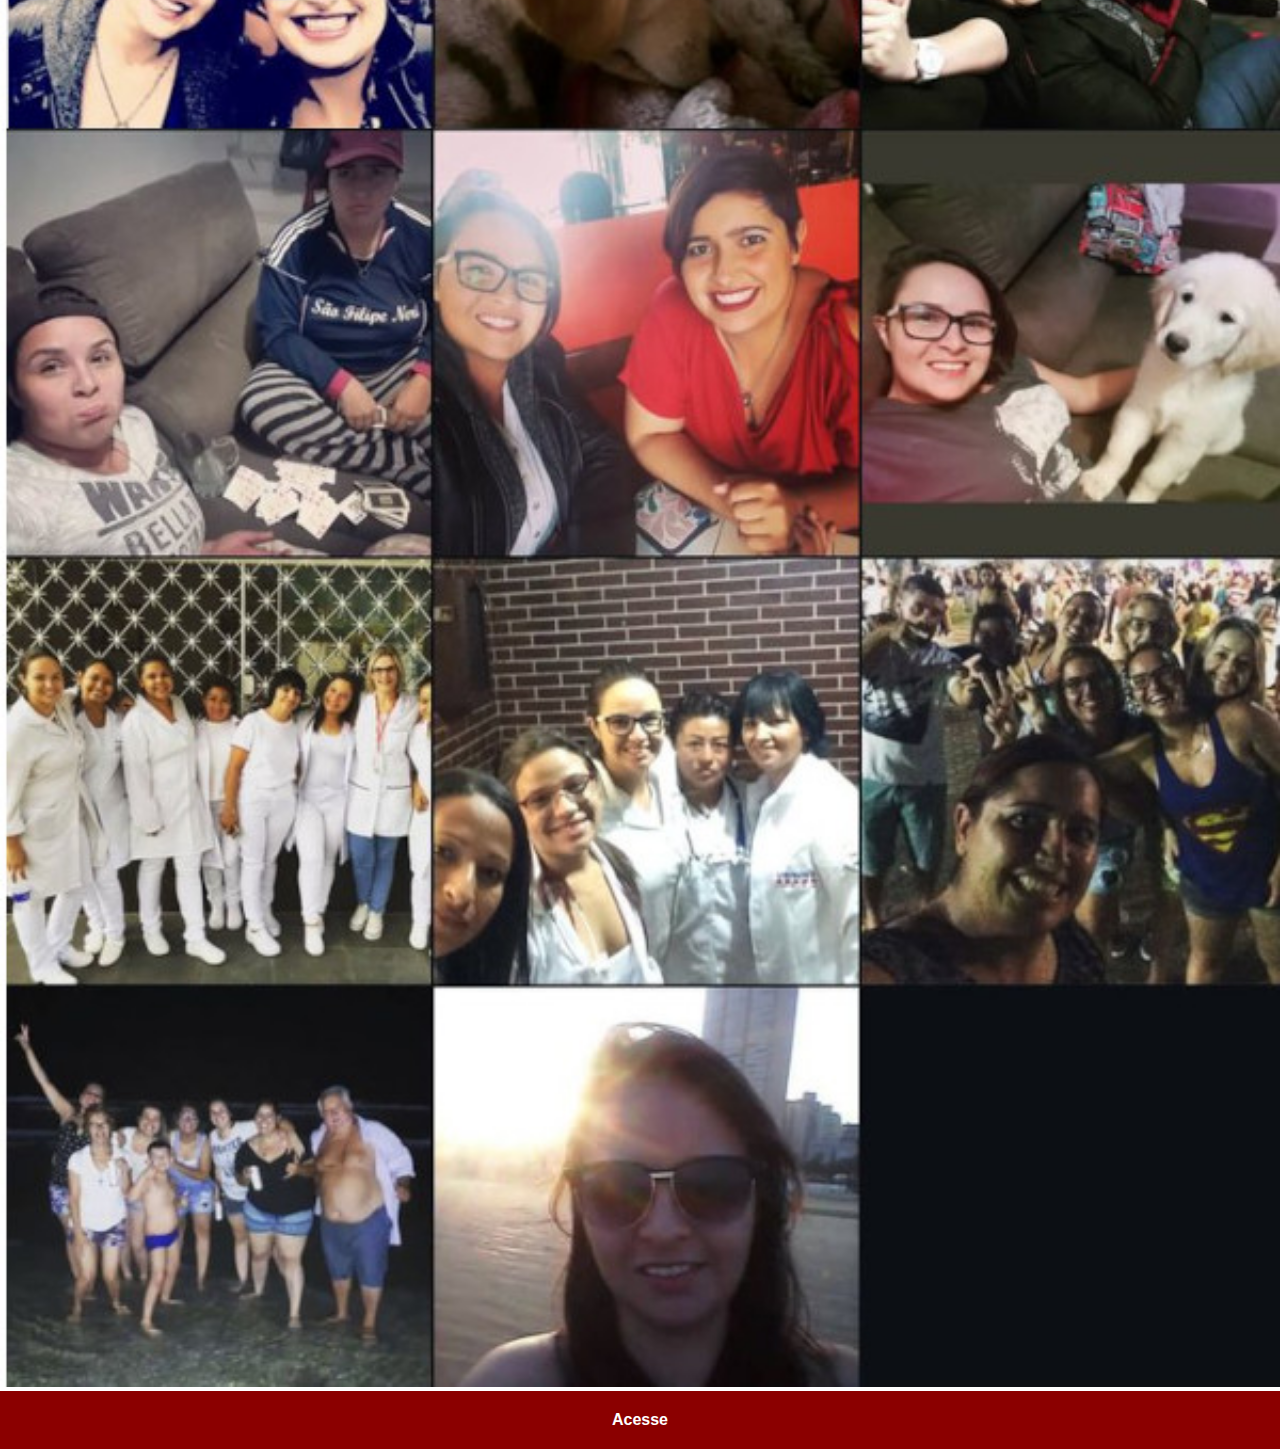
<file: instagram.html>
<!DOCTYPE html>
<html lang="pt-br">
<head>
    <meta charset="UTF-8">
    <meta name="viewport" content="width=device-width, initial-scale=1.0">
    <title>Instagram</title>
    <link rel="stylesheet" href="style/social.css">
</head>
<body>
    <img src="imagens/minha-tela-instagram.jpg" alt="Instagram">
    <a href="https://www.instagram.com/jessy_oliver01?igsh=MWJtYW16eWViaGRpbw%3D%3D&utm_source=qr" target="_blank">Acesse</a>
</body>
</html>
</file>
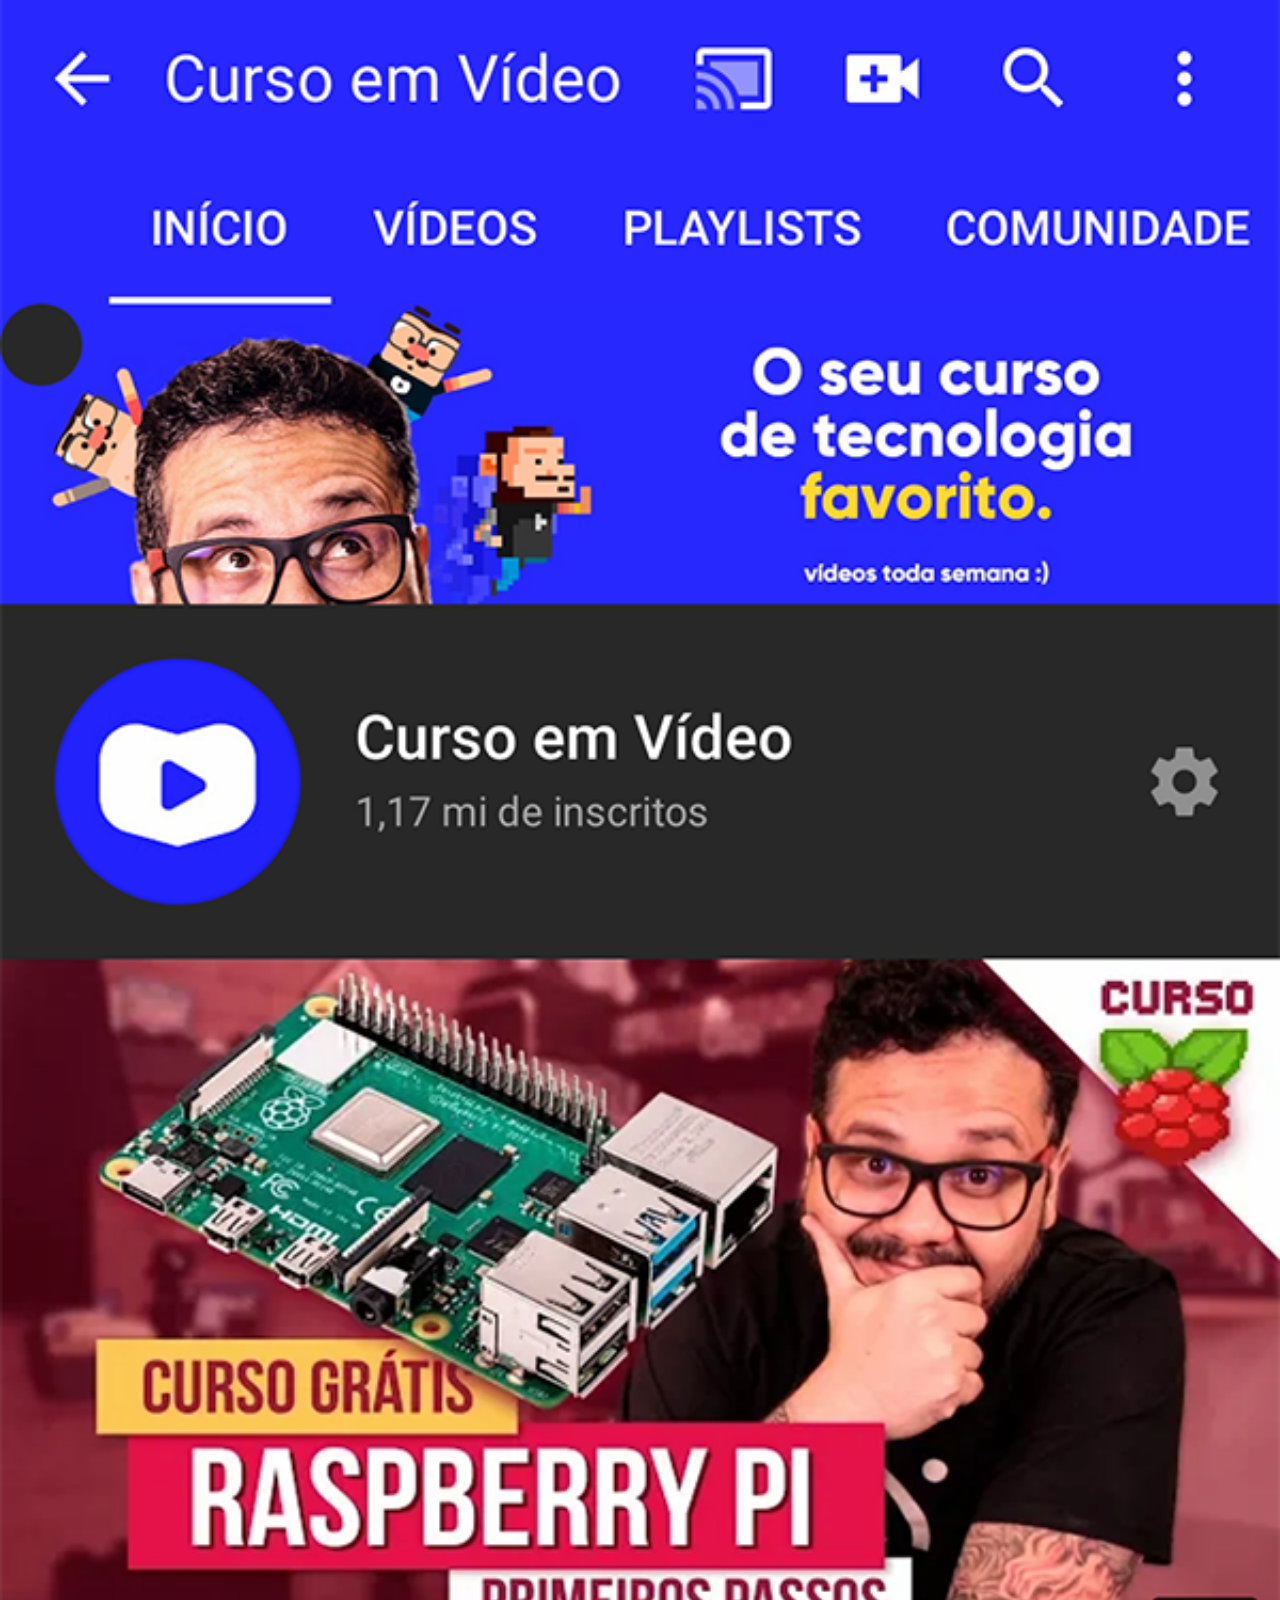
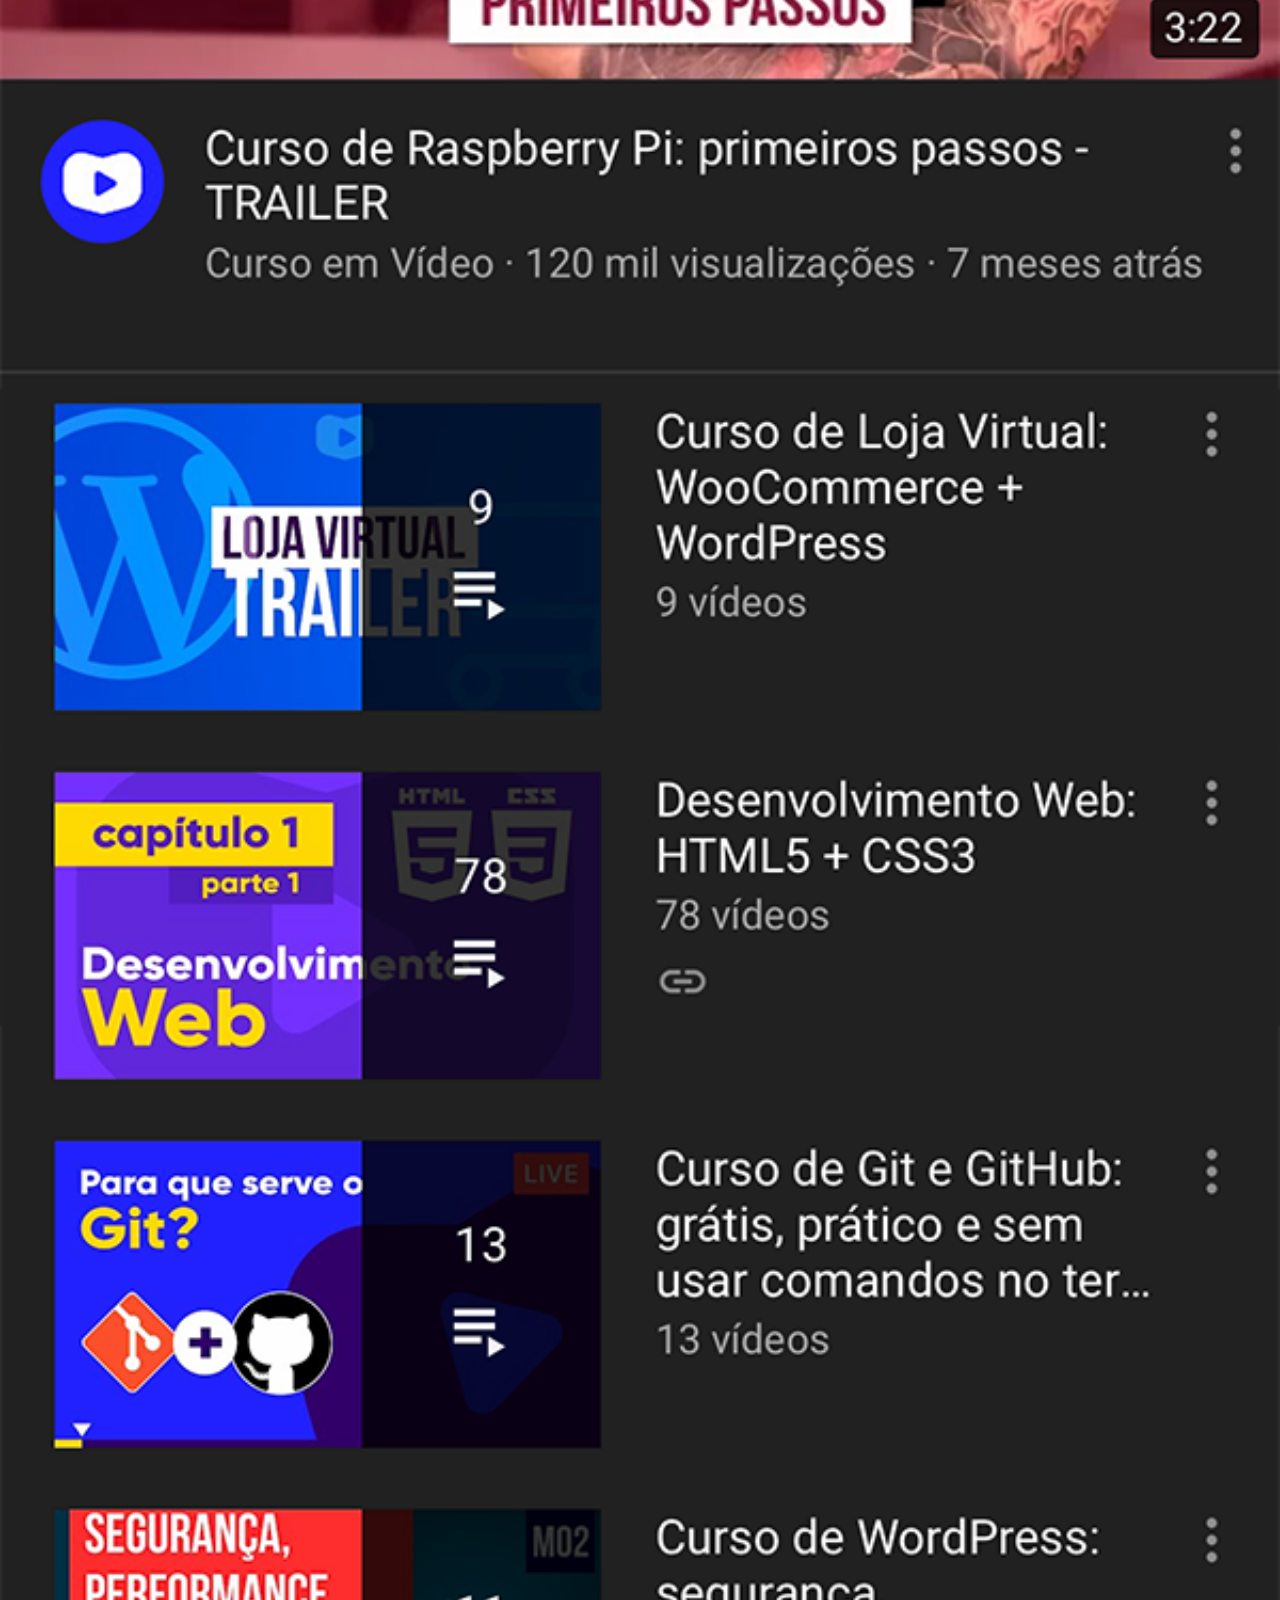
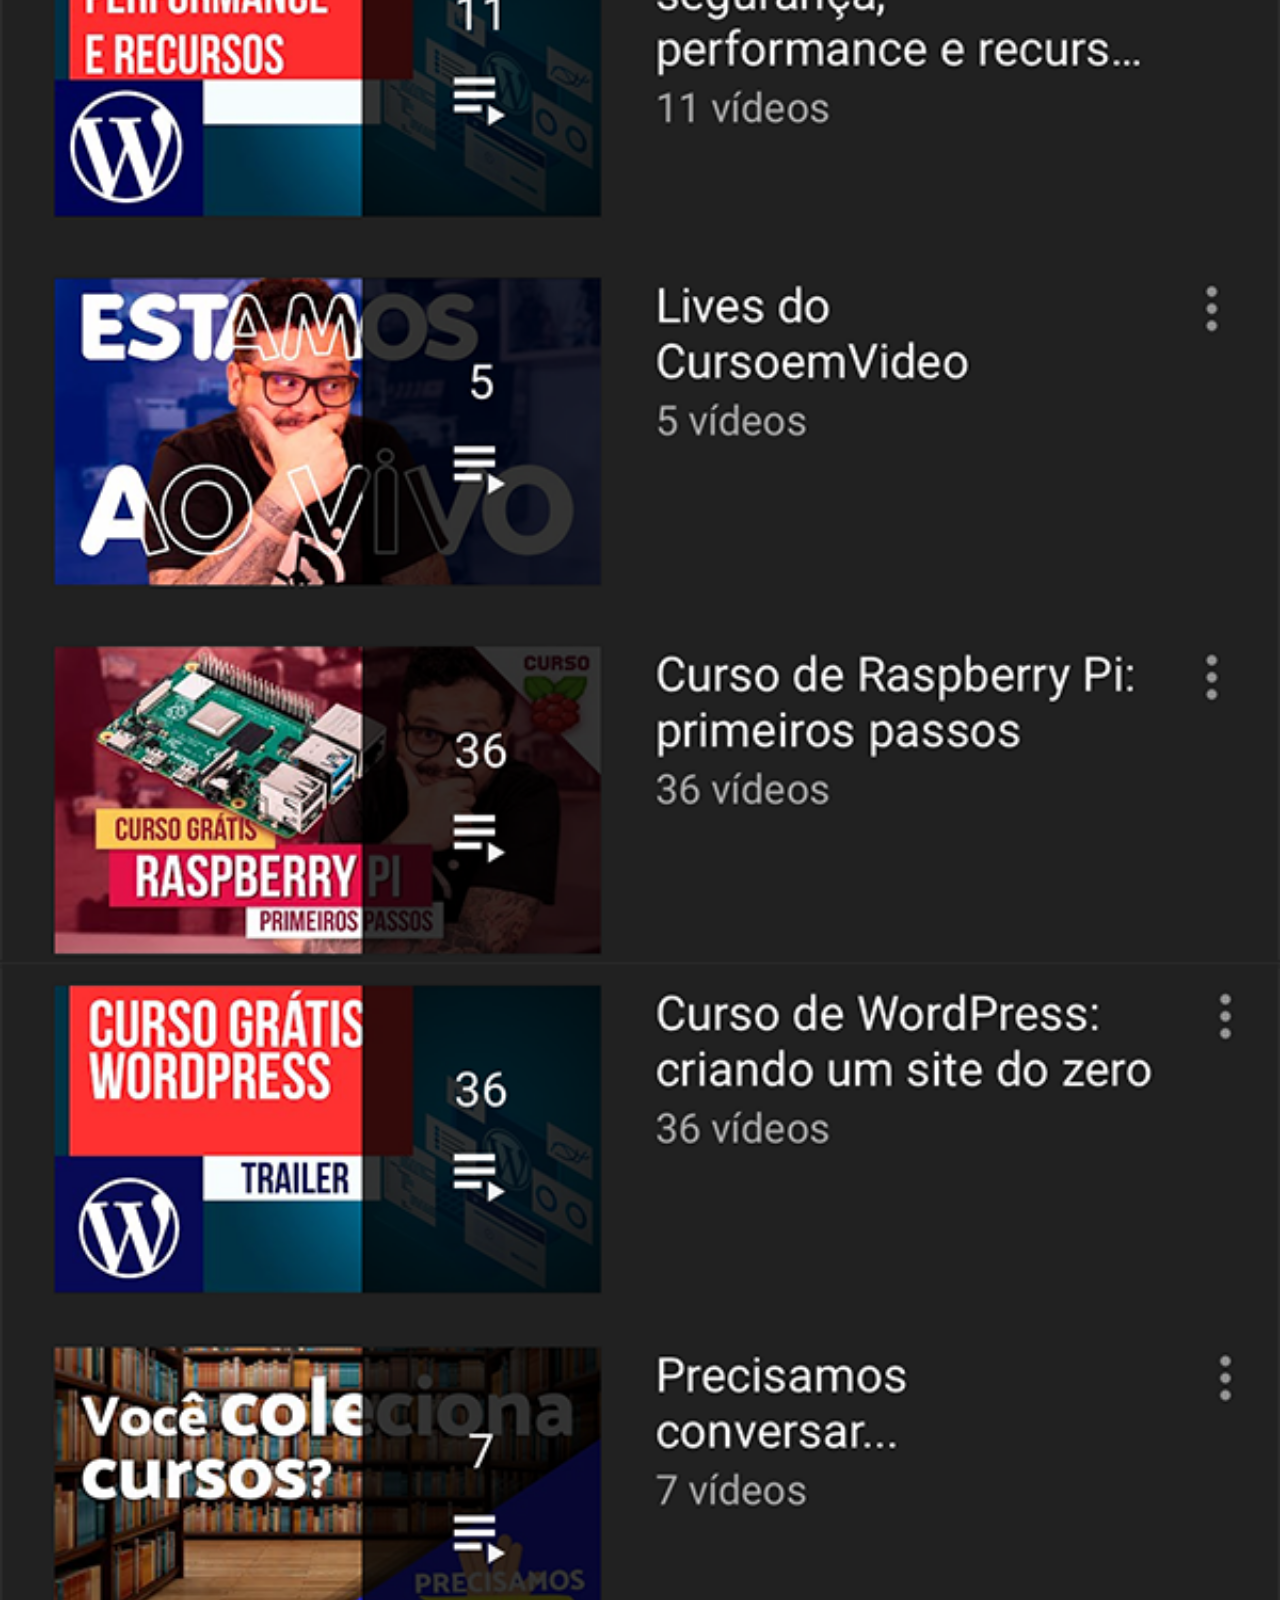
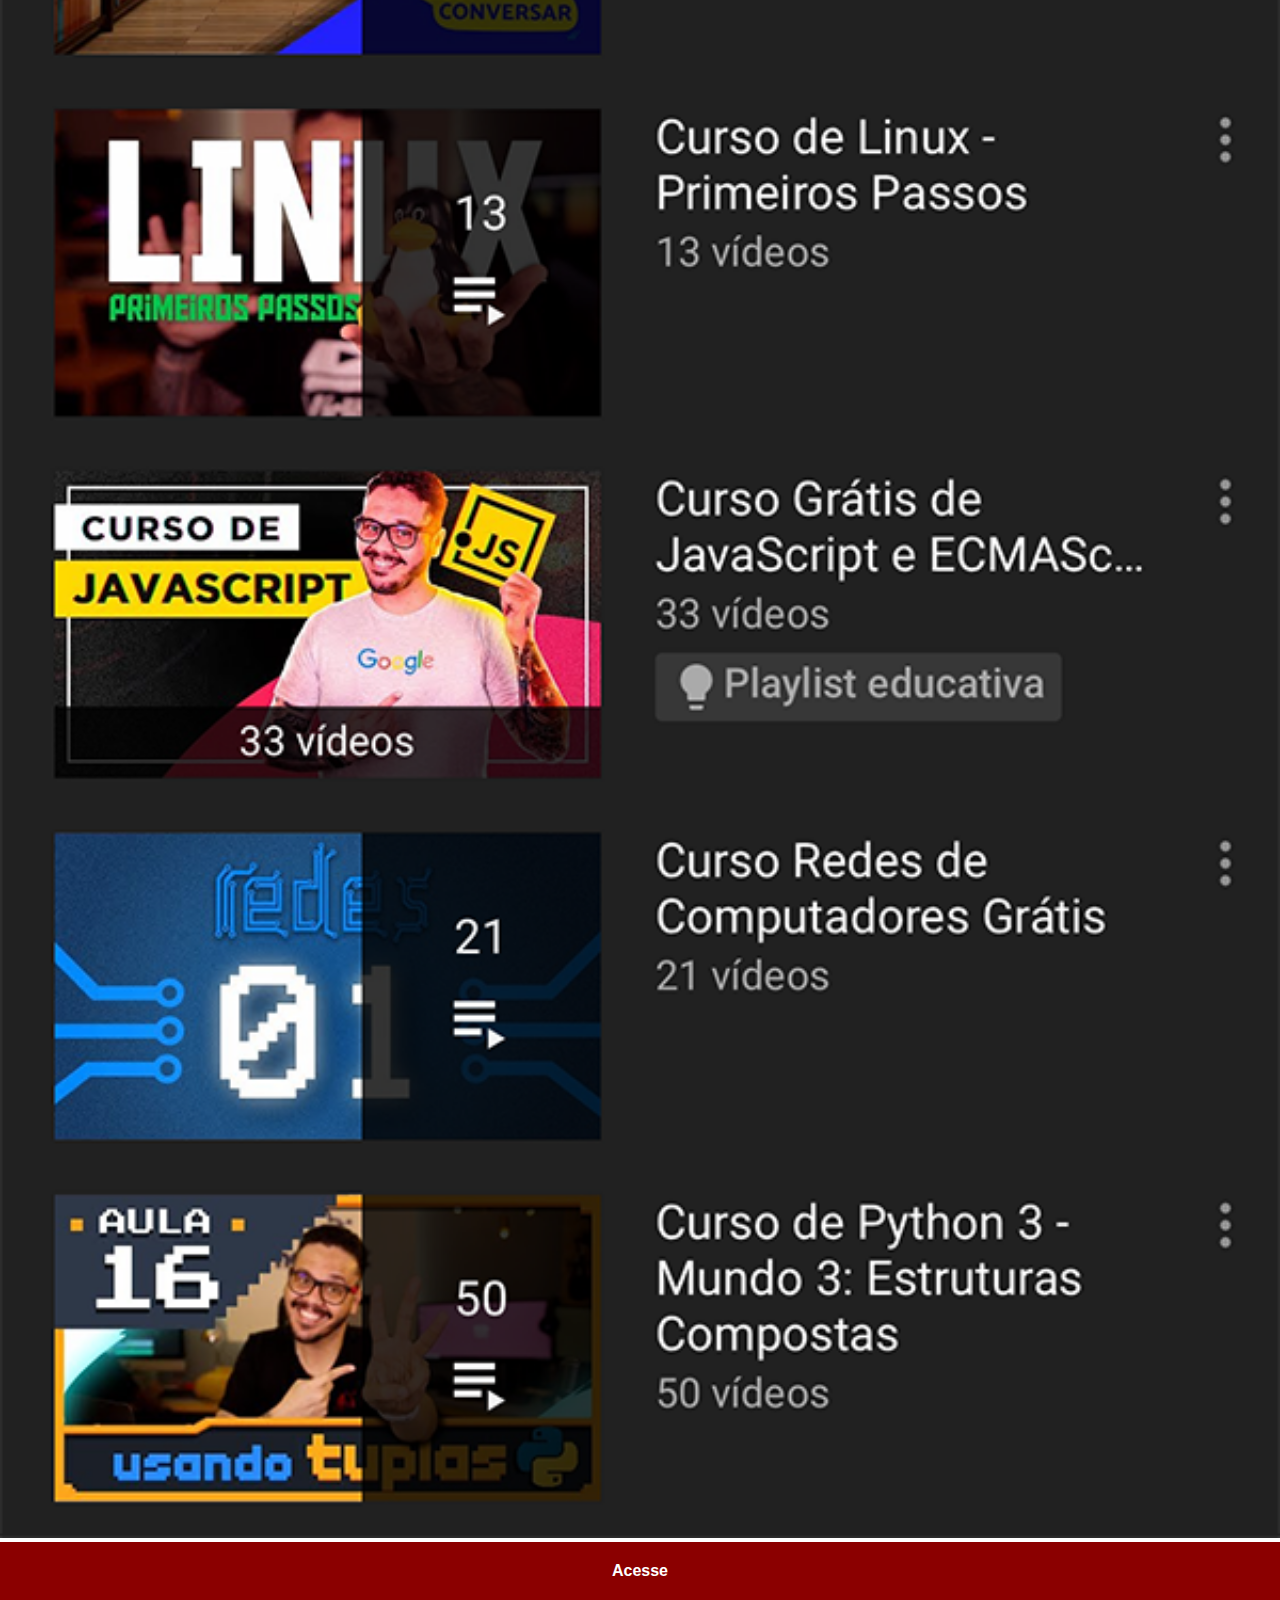
<file: youtube.html>
<!DOCTYPE html>
<html lang="pt-br">
<head>
    <meta charset="UTF-8">
    <meta name="viewport" content="width=device-width, initial-scale=1.0">
    <title>YouTube</title>
    <link rel="stylesheet" href="style/social.css">

</head>
<body>
    <img src="imagens/tela-youtube.png" alt="YouTube">
    <a href="https://www.youtube.com/c/CursoemV%C3%ADdeo/playlists" target="_blank">Acesse</a>
</body>
</html>
</file>
<file: style.css>
@charset "UTF-8";

*{
    margin: 0px;
    padding: 0px;
    font-family: Arial, Helvetica, sans-serif;
}

html, body{
height: 100vh;
width: 100vw;
background-color: black;
}

body{
    background: url(imagens/fundo-madeira.jpg) no-repeat top center;
    background-size: cover;
    background-attachment: fixed;
}

main{
    position: relative;
    height: 100vh;
}

section#telefone{
    position: absolute;
    top: 50%;
    left: 50%;
    transform: translate(-50%, -50%);

    height: 627px;
    width: 311px;
    background: url(imagens/frame-iphone.png) no-repeat;
}

iframe#tela{
    position: relative;
    top: 80px;
    left: 22px;
    width: 267px;
    height: 471px;
}

section#redes-sociais{
    text-align: right

}

section#redes-sociais img{
width: 50px;
margin: 20px;
border-radius: 50%;
box-shadow: 2px 2px 5px rgba(0, 0, 0, 0.400);
/* Para a bordar fazer parte do objeto, e quando passar o mouse os outros icones não se mexer, usamos essa propriedade */
box-sizing: border-box;

}

section#redes-sociais img:hover{
    border: 2px solid rgba(255, 255, 255, 0.651);
    transform: translate(-3px, -3px);
    /* Como  imagem se destaca, reforçamos a sombra */
    box-shadow: 5px 5px 10px rgba(0, 0, 0, 0.712);
    /* Para a movimentação ocorrer de forma suave: */
    transition: transform 0.3s;
}
</file>
<file: style/social.css>
@charset "UTF-8";

*{
    margin: 0px;
    padding: 0px;
    font-family: Arial, Helvetica, sans-serif;
}

/* Para escnder a barra de rolagem lateral */
::-webkit-scrollbar{
    width: 0px;
    height: 0px;
}

img{
width: 100vw;
}

a{
    display: block;
    background-color: darkred;
    padding: 20px;
    text-align: center;
    font-weight: bold;
    text-decoration: none;
    color: white;    
}

a:hover{
    background-color: red;
}
</file>
